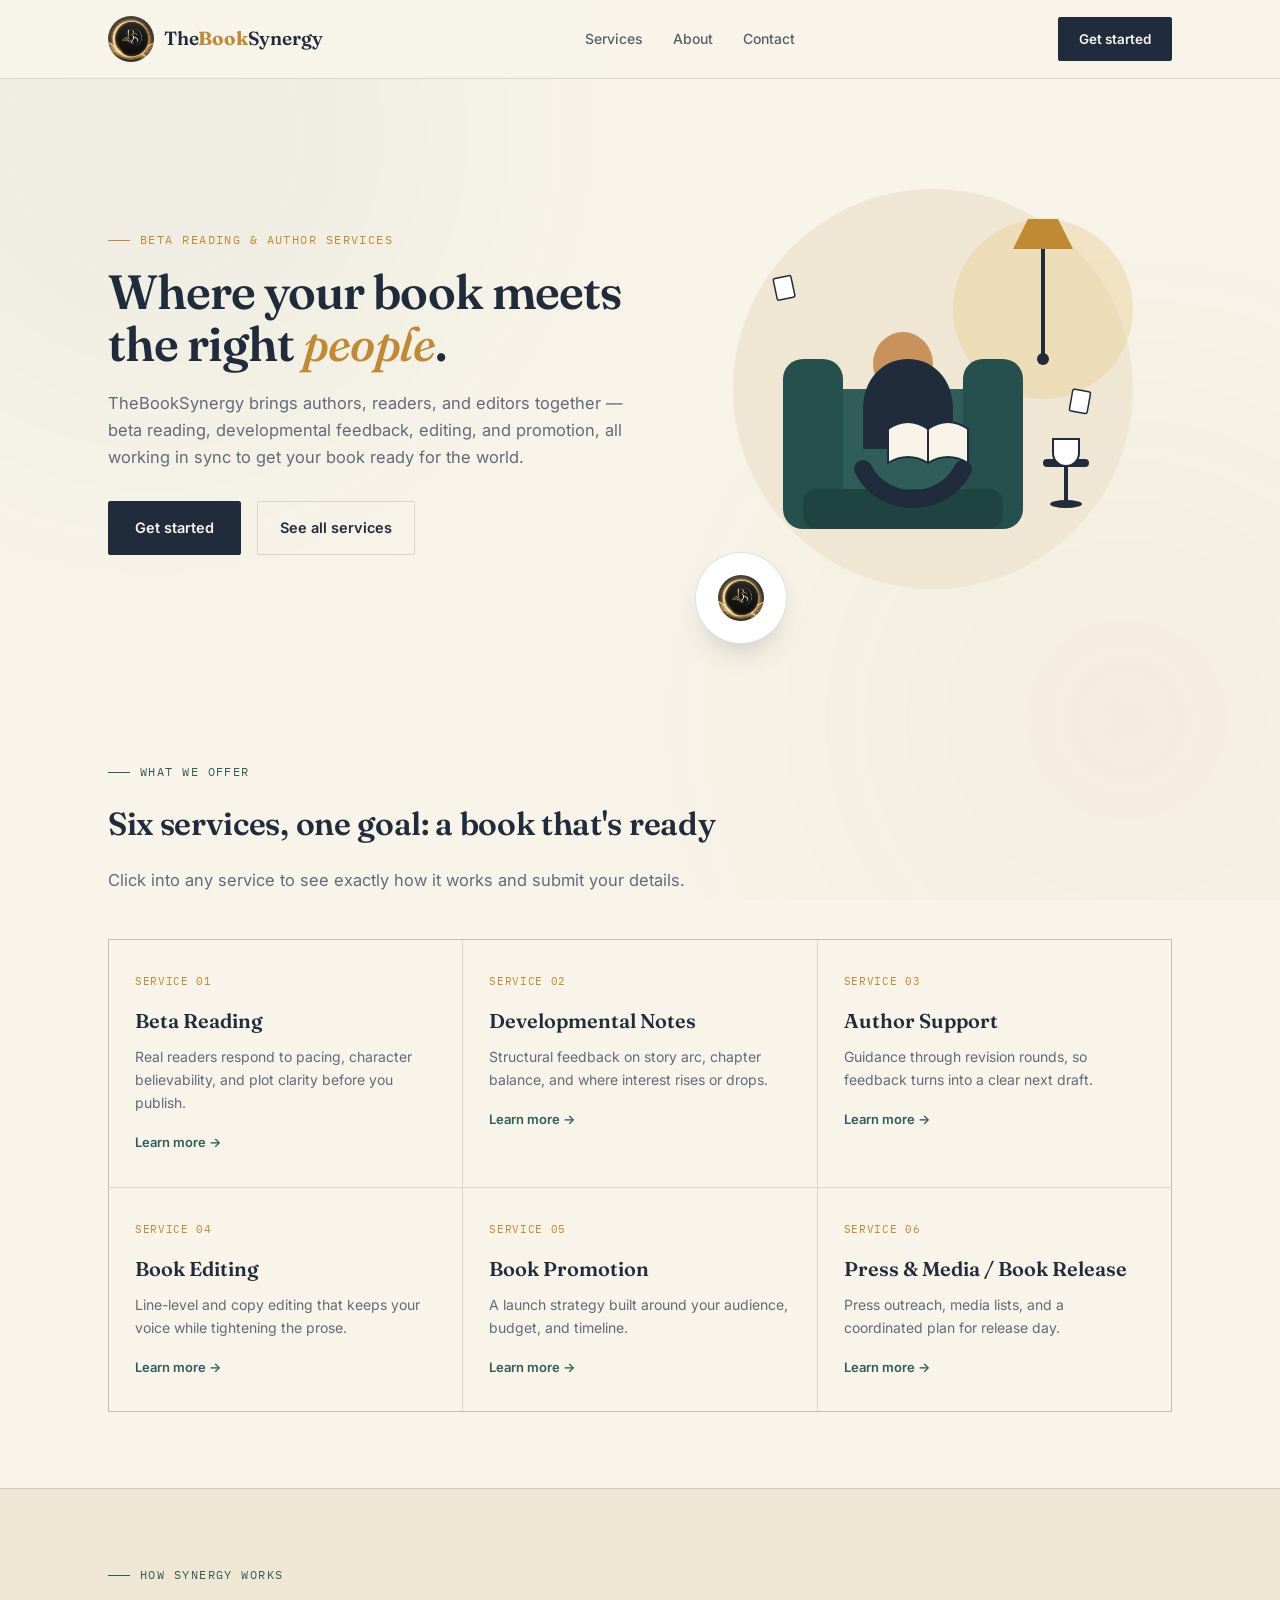
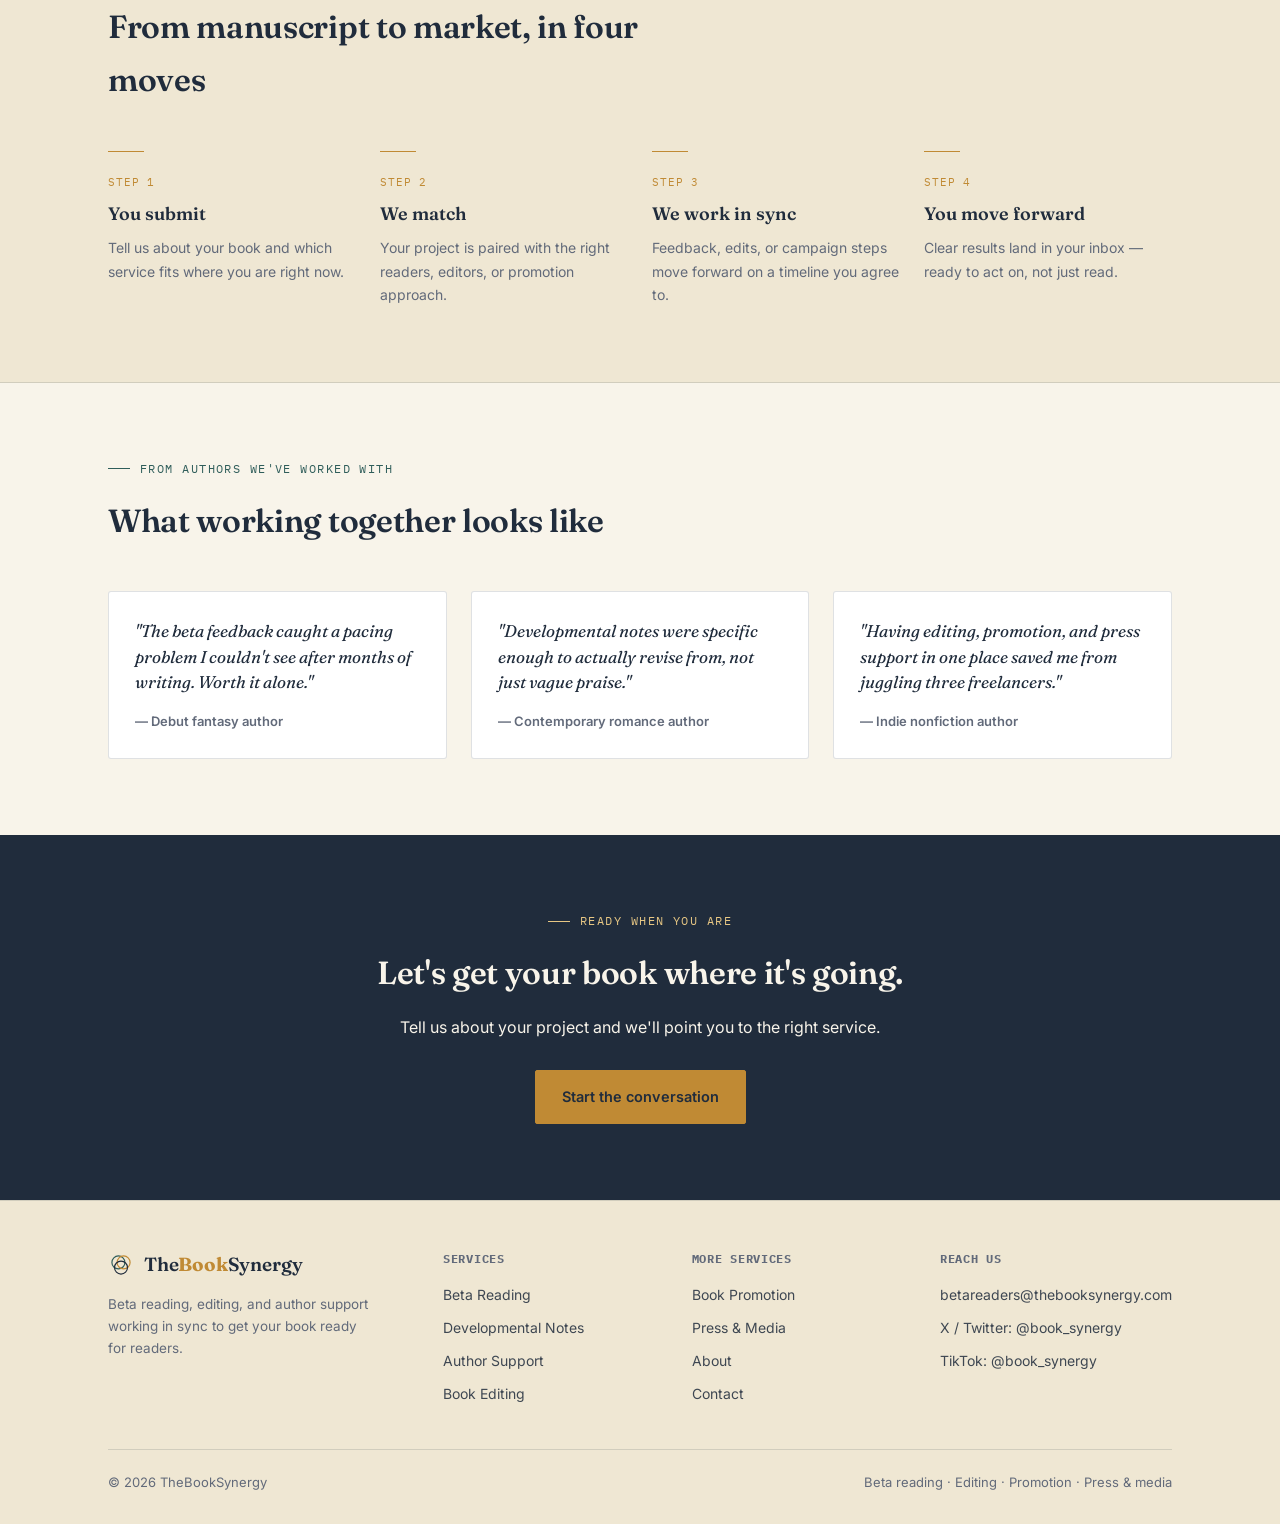
<file: index.html>
<!DOCTYPE html>
<html lang="en">
<head>
<meta charset="UTF-8">
<meta name="viewport" content="width=device-width, initial-scale=1.0">
<title>TheBookSynergy — Beta Reading, Editing &amp; Author Services</title>
<link rel="preconnect" href="https://fonts.googleapis.com">
<link href="https://fonts.googleapis.com/css2?family=Fraunces:opsz,wght@9..144,400;9..144,500;9..144,600;9..144,700&family=Inter:wght@400;500;600&family=IBM+Plex+Mono:wght@500&display=swap" rel="stylesheet">
<link rel="stylesheet" href="style.css">
</head>
<body>

<header class="site">
  <div class="nav">
    <a href="index.html" class="brand">
     <span class="brand-logo-wrap">
  <img src="logo-icon.png" alt="TheBookSynergy logo">
</span>
      <span class="brand-name">The<b>Book</b>Synergy</span>
    </a>
    <nav class="links">
      <div class="has-drop">
        <a href="#services">Services</a>
        <div class="dropdown">
          <a href="services/beta-reading.html">Beta Reading</a>
          <a href="services/developmental-notes.html">Developmental Notes</a>
          <a href="services/author-support.html">Author Support</a>
          <a href="services/book-editing.html">Book Editing</a>
          <a href="services/book-promotion.html">Book Promotion</a>
          <a href="services/press-media.html">Press &amp; Media / Book Release</a>
        </div>
      </div>
      <a href="about.html">About</a>
      <a href="contact.html">Contact</a>
    </nav>
    <a href="contact.html" class="nav-cta">Get started</a>
  </div>
</header>

<section class="hero">
  <div class="wrap">
    <div>
      <div class="eyebrow amber">Beta reading &amp; author services</div>
      <h1>Where your book meets<br>the right <em>people</em>.</h1>
      <p class="lead">TheBookSynergy brings authors, readers, and editors together — beta reading, developmental feedback, editing, and promotion, all working in sync to get your book ready for the world.</p>
      <div class="hero-actions">
        <a href="contact.html" class="btn-primary">Get started</a>
        <a href="#services" class="btn-secondary">See all services</a>
      </div>
    </div>

    <div class="illustration">
      <svg viewBox="0 0 440 460" xmlns="http://www.w3.org/2000/svg">
        <!-- soft glow background -->
        <ellipse cx="220" cy="230" rx="200" ry="200" fill="#EFE7D3"/>
        <!-- lamp glow -->
        <ellipse cx="330" cy="150" rx="90" ry="90" fill="#E7C784" opacity="0.35"/>
        <!-- armchair -->
        <rect x="90" y="230" width="200" height="130" rx="26" fill="#2F5D5A"/>
        <rect x="70" y="200" width="60" height="170" rx="20" fill="#26504D"/>
        <rect x="250" y="200" width="60" height="170" rx="20" fill="#26504D"/>
        <rect x="90" y="330" width="200" height="40" rx="14" fill="#1F4341"/>
        <!-- person -->
        <ellipse cx="190" cy="205" rx="30" ry="32" fill="#C9925C"/>
        <path d="M150 250c0-30 20-50 45-50s45 20 45 50v40h-90v-40z" fill="#202C3C"/>
        <!-- legs -->
        <path d="M150 310c10 20 30 30 50 30s40-10 50-30" stroke="#202C3C" stroke-width="18" stroke-linecap="round" fill="none"/>
        <!-- book -->
        <path d="M175 270 q20 -14 40 0 v34 q-20 -12 -40 0 z" fill="#F8F4EA" stroke="#202C3C" stroke-width="2"/>
        <path d="M215 270 q20 -14 40 0 v34 q-20 -12 -40 0 z" fill="#F8F4EA" stroke="#202C3C" stroke-width="2"/>
        <!-- lamp -->
        <line x1="330" y1="90" x2="330" y2="200" stroke="#202C3C" stroke-width="4"/>
        <path d="M300 90 L360 90 L345 60 L315 60 Z" fill="#C08A34"/>
        <circle cx="330" cy="200" r="6" fill="#202C3C"/>
        <!-- side table + cup -->
        <rect x="330" y="300" width="46" height="8" rx="4" fill="#202C3C"/>
        <line x1="353" y1="308" x2="353" y2="345" stroke="#202C3C" stroke-width="4"/>
        <ellipse cx="353" cy="345" rx="16" ry="4" fill="#202C3C"/>
        <path d="M340 280h26v14a13 13 0 0 1-26 0z" fill="#FFFFFF" stroke="#202C3C" stroke-width="2"/>
        <!-- floating pages -->
        <rect x="60" y="120" width="18" height="22" rx="2" fill="#FFFFFF" stroke="#202C3C" stroke-width="1.5" transform="rotate(-12 60 120)"/>
        <rect x="360" y="230" width="18" height="22" rx="2" fill="#FFFFFF" stroke="#202C3C" stroke-width="1.5" transform="rotate(10 360 230)"/>
      </svg>
      <div class="rings-badge">
<span class="brand-logo-wrap">
  <img src="logo-icon.png" alt="TheBookSynergy logo">
</span>
      </div>
    </div>
  </div>
</section>

<section id="services">
  <div class="wrap">
    <div class="section-head">
      <div class="eyebrow">What we offer</div>
      <h2>Six services, one goal: a book that's ready</h2>
      <p>Click into any service to see exactly how it works and submit your details.</p>
    </div>
    <div class="services-grid">
      <a href="services/beta-reading.html" class="service-card">
        <span class="tag">Service 01</span>
        <h3>Beta Reading</h3>
        <p>Real readers respond to pacing, character believability, and plot clarity before you publish.</p>
        <span class="go">Learn more →</span>
      </a>
      <a href="services/developmental-notes.html" class="service-card">
        <span class="tag">Service 02</span>
        <h3>Developmental Notes</h3>
        <p>Structural feedback on story arc, chapter balance, and where interest rises or drops.</p>
        <span class="go">Learn more →</span>
      </a>
      <a href="services/author-support.html" class="service-card">
        <span class="tag">Service 03</span>
        <h3>Author Support</h3>
        <p>Guidance through revision rounds, so feedback turns into a clear next draft.</p>
        <span class="go">Learn more →</span>
      </a>
      <a href="services/book-editing.html" class="service-card">
        <span class="tag">Service 04</span>
        <h3>Book Editing</h3>
        <p>Line-level and copy editing that keeps your voice while tightening the prose.</p>
        <span class="go">Learn more →</span>
      </a>
      <a href="services/book-promotion.html" class="service-card">
        <span class="tag">Service 05</span>
        <h3>Book Promotion</h3>
        <p>A launch strategy built around your audience, budget, and timeline.</p>
        <span class="go">Learn more →</span>
      </a>
      <a href="services/press-media.html" class="service-card">
        <span class="tag">Service 06</span>
        <h3>Press &amp; Media / Book Release</h3>
        <p>Press outreach, media lists, and a coordinated plan for release day.</p>
        <span class="go">Learn more →</span>
      </a>
    </div>
  </div>
</section>

<section class="alt">
  <div class="wrap">
    <div class="section-head">
      <div class="eyebrow">How synergy works</div>
      <h2>From manuscript to market, in four moves</h2>
    </div>
    <div class="steps">
      <div class="step">
        <div class="tag">Step 1</div>
        <h4>You submit</h4>
        <p>Tell us about your book and which service fits where you are right now.</p>
      </div>
      <div class="step">
        <div class="tag">Step 2</div>
        <h4>We match</h4>
        <p>Your project is paired with the right readers, editors, or promotion approach.</p>
      </div>
      <div class="step">
        <div class="tag">Step 3</div>
        <h4>We work in sync</h4>
        <p>Feedback, edits, or campaign steps move forward on a timeline you agree to.</p>
      </div>
      <div class="step">
        <div class="tag">Step 4</div>
        <h4>You move forward</h4>
        <p>Clear results land in your inbox — ready to act on, not just read.</p>
      </div>
    </div>
  </div>
</section>

<section>
  <div class="wrap">
    <div class="section-head">
      <div class="eyebrow">From authors we've worked with</div>
      <h2>What working together looks like</h2>
    </div>
    <div class="testimonial-grid">
      <div class="testimonial">
        <p class="quote">"The beta feedback caught a pacing problem I couldn't see after months of writing. Worth it alone."</p>
        <div class="who">— Debut fantasy author</div>
      </div>
      <div class="testimonial">
        <p class="quote">"Developmental notes were specific enough to actually revise from, not just vague praise."</p>
        <div class="who">— Contemporary romance author</div>
      </div>
      <div class="testimonial">
        <p class="quote">"Having editing, promotion, and press support in one place saved me from juggling three freelancers."</p>
        <div class="who">— Indie nonfiction author</div>
      </div>
    </div>
  </div>
</section>

<section class="dark">
  <div class="wrap" style="text-align:center;">
    <div class="eyebrow amber" style="justify-content:center;">Ready when you are</div>
    <h2 style="color:var(--cream);">Let's get your book where it's going.</h2>
    <p style="max-width:520px; margin:0 auto 30px;">Tell us about your project and we'll point you to the right service.</p>
    <a href="contact.html" class="btn-primary" style="background:var(--amber); border-color:var(--amber); color:var(--ink);">Start the conversation</a>
  </div>
</section>

<footer class="site">
  <div class="wrap">
    <div class="footer-grid">
      <div class="footer-brand">
        <a href="index.html" class="brand">
          <svg width="26" height="26" viewBox="0 0 40 40" fill="none" xmlns="http://www.w3.org/2000/svg">
            <circle cx="16" cy="16" r="10" stroke="#2F5D5A" stroke-width="1.8"/>
            <circle cx="24" cy="16" r="10" stroke="#C08A34" stroke-width="1.8"/>
            <circle cx="20" cy="24" r="10" stroke="#202C3C" stroke-width="1.8"/>
          </svg>
          <span class="brand-name">The<b>Book</b>Synergy</span>
        </a>
        <p>Beta reading, editing, and author support working in sync to get your book ready for readers.</p>
      </div>
      <div class="footer-col">
        <h4>Services</h4>
        <a href="services/beta-reading.html">Beta Reading</a>
        <a href="services/developmental-notes.html">Developmental Notes</a>
        <a href="services/author-support.html">Author Support</a>
        <a href="services/book-editing.html">Book Editing</a>
      </div>
      <div class="footer-col">
        <h4>More services</h4>
        <a href="services/book-promotion.html">Book Promotion</a>
        <a href="services/press-media.html">Press &amp; Media</a>
        <a href="about.html">About</a>
        <a href="contact.html">Contact</a>
      </div>
      <div class="footer-col">
  <h4>Reach us</h4>
  <a href="mailto:betareaders@thebooksynergy.com">betareaders@thebooksynergy.com</a>
  <a href="https://x.com/book_synergy" target="_blank" rel="noopener">X / Twitter: @book_synergy</a>
  <a href="https://tiktok.com/@book_synergy" target="_blank" rel="noopener">TikTok: @book_synergy</a>
</div>
    </div>
    <div class="footer-bottom">
      <span>© 2026 TheBookSynergy</span>
      <span>Beta reading · Editing · Promotion · Press &amp; media</span>
    </div>
  </div>
</footer>

</body>
</html>
</file>
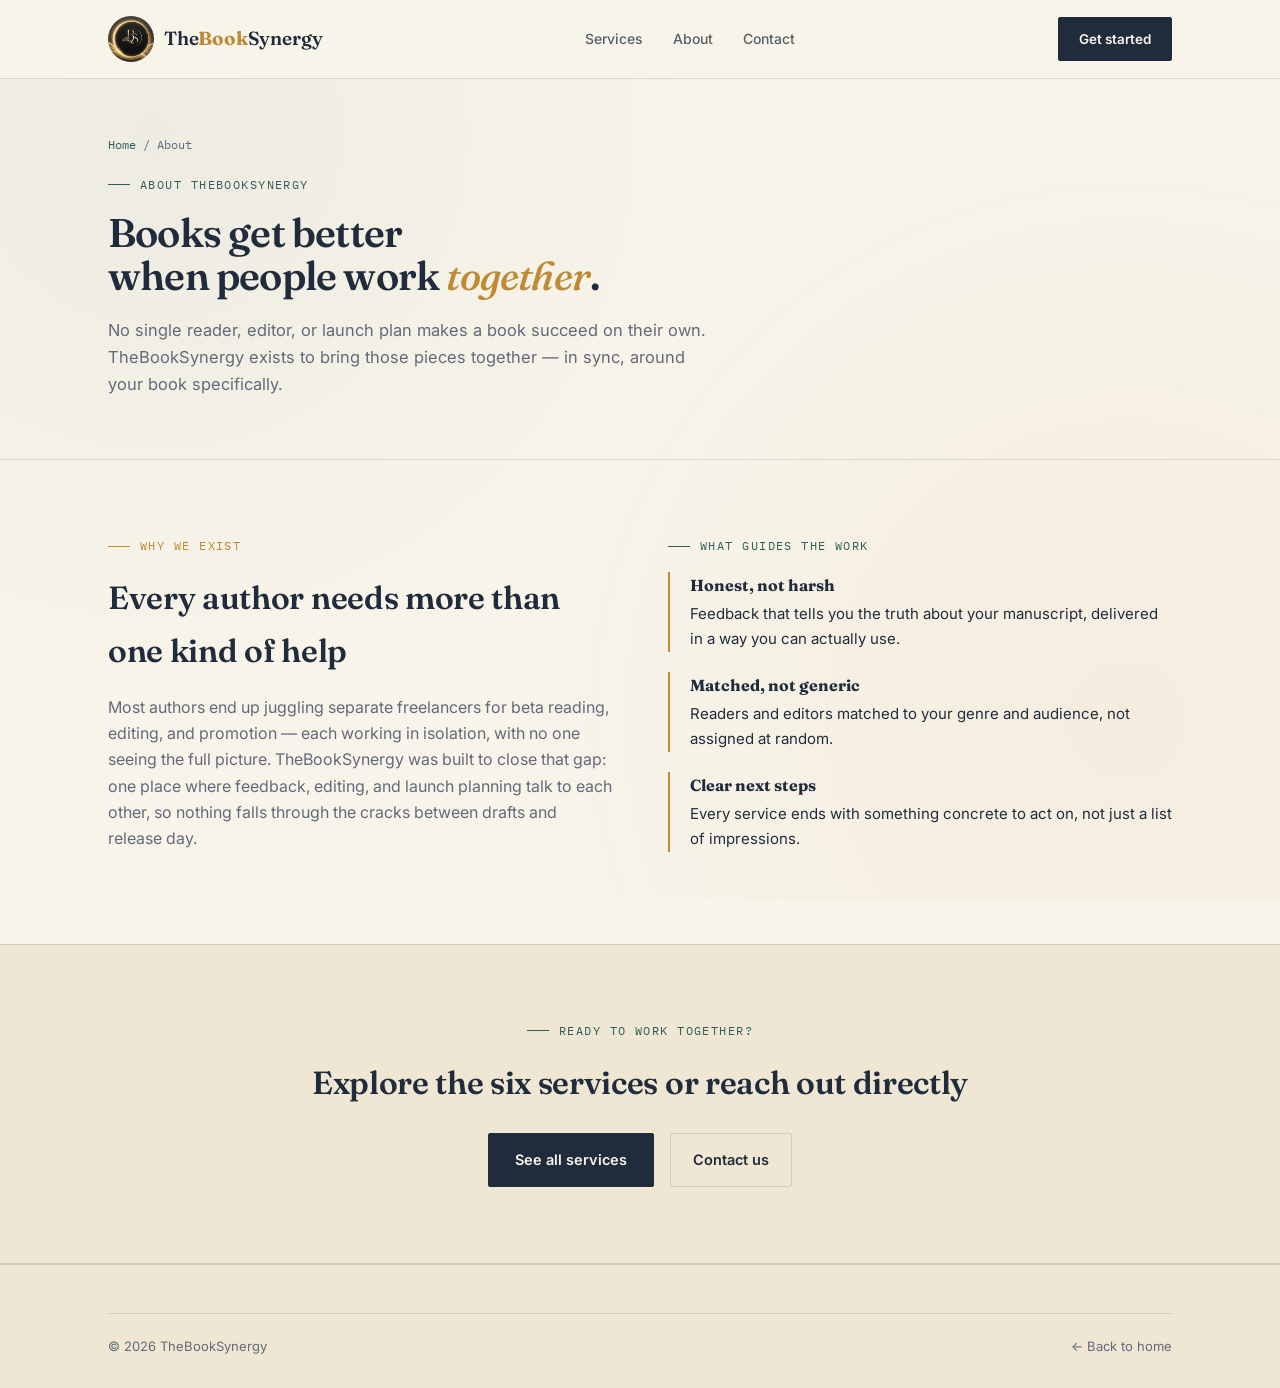
<file: about.html>
<!DOCTYPE html>
<html lang="en">
<head>
<meta charset="UTF-8">
<meta name="viewport" content="width=device-width, initial-scale=1.0">
<title>About — TheBookSynergy</title>
<link rel="preconnect" href="https://fonts.googleapis.com">
<link href="https://fonts.googleapis.com/css2?family=Fraunces:opsz,wght@9..144,400;9..144,500;9..144,600;9..144,700&family=Inter:wght@400;500;600&family=IBM+Plex+Mono:wght@500&display=swap" rel="stylesheet">
<link rel="stylesheet" href="style.css">
</head>
<body>

<header class="site">
  <div class="nav">
    <a href="index.html" class="brand">
      <span class="brand-logo-wrap">
  <img src="logo-icon.png" alt="TheBookSynergy logo">
</span>
      <span class="brand-name">The<b>Book</b>Synergy</span>
    </a>
    <nav class="links">
      <div class="has-drop">
        <a href="index.html#services">Services</a>
        <div class="dropdown">
          <a href="services/beta-reading.html">Beta Reading</a>
          <a href="services/developmental-notes.html">Developmental Notes</a>
          <a href="services/author-support.html">Author Support</a>
          <a href="services/book-editing.html">Book Editing</a>
          <a href="services/book-promotion.html">Book Promotion</a>
          <a href="services/press-media.html">Press &amp; Media / Book Release</a>
        </div>
      </div>
      <a href="about.html">About</a>
      <a href="contact.html">Contact</a>
    </nav>
    <a href="contact.html" class="nav-cta">Get started</a>
  </div>
</header>

<section class="service-hero">
  <div class="wrap">
    <div class="breadcrumb"><a href="index.html">Home</a> / About</div>
    <div class="eyebrow">About TheBookSynergy</div>
    <h1>Books get better<br>when people work <em>together</em>.</h1>
    <p class="lead" style="max-width:600px;">No single reader, editor, or launch plan makes a book succeed on their own. TheBookSynergy exists to bring those pieces together — in sync, around your book specifically.</p>
  </div>
</section>

<section>
  <div class="wrap">
    <div class="about-grid">
      <div>
        <div class="eyebrow amber">Why we exist</div>
        <h2>Every author needs more than one kind of help</h2>
        <p style="color:var(--slate); font-size:16px;">Most authors end up juggling separate freelancers for beta reading, editing, and promotion — each working in isolation, with no one seeing the full picture. TheBookSynergy was built to close that gap: one place where feedback, editing, and launch planning talk to each other, so nothing falls through the cracks between drafts and release day.</p>
      </div>
      <div>
        <div class="eyebrow">What guides the work</div>
        <ul class="value-list">
          <li><b>Honest, not harsh</b>Feedback that tells you the truth about your manuscript, delivered in a way you can actually use.</li>
          <li><b>Matched, not generic</b>Readers and editors matched to your genre and audience, not assigned at random.</li>
          <li><b>Clear next steps</b>Every service ends with something concrete to act on, not just a list of impressions.</li>
        </ul>
      </div>
    </div>
  </div>
</section>

<section class="alt">
  <div class="wrap" style="text-align:center;">
    <div class="eyebrow" style="justify-content:center;">Ready to work together?</div>
    <h2>Explore the six services or reach out directly</h2>
    <div class="hero-actions" style="justify-content:center; margin-top:24px;">
      <a href="index.html#services" class="btn-primary">See all services</a>
      <a href="contact.html" class="btn-secondary">Contact us</a>
    </div>
  </div>
</section>

<footer class="site">
  <div class="wrap">
    <div class="footer-bottom">
      <span>© 2026 TheBookSynergy</span>
      <a href="index.html" style="text-decoration:none;">← Back to home</a>
    </div>
  </div>
</footer>

</body>
</html>
</file>
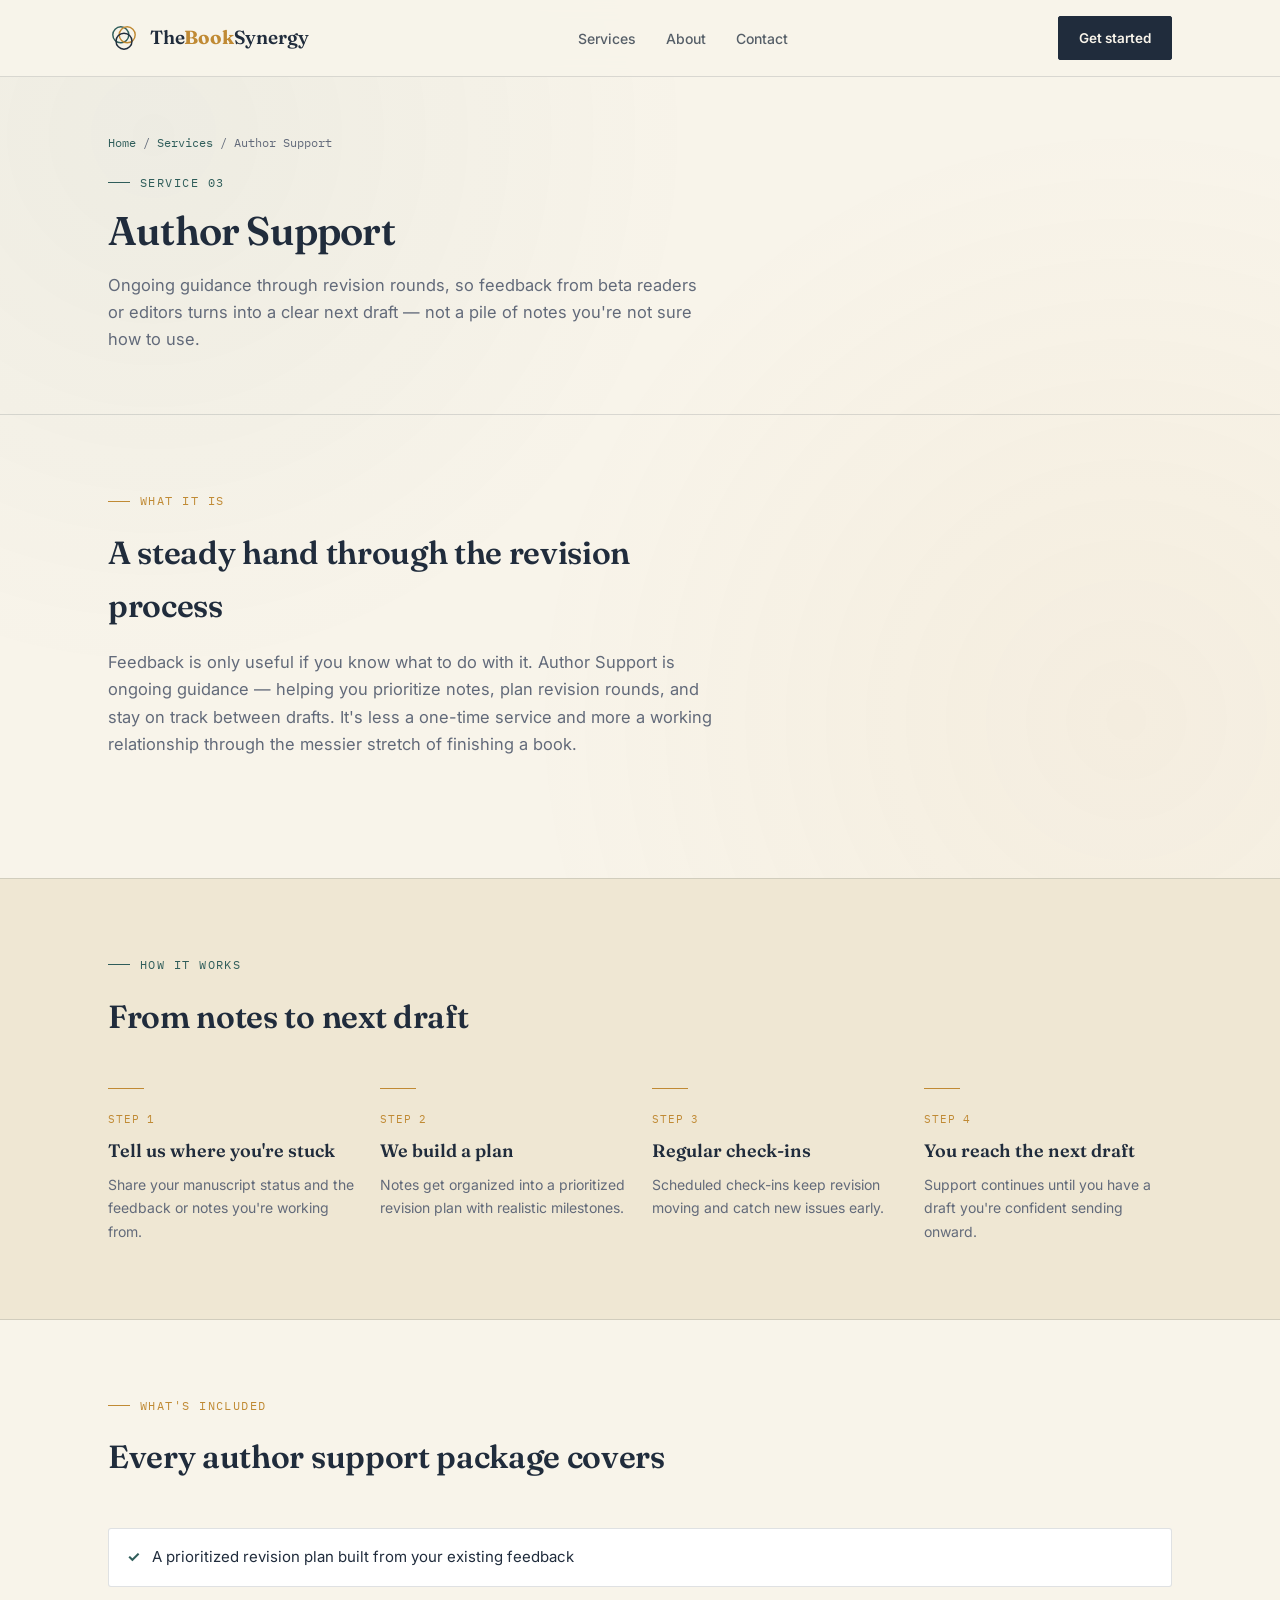
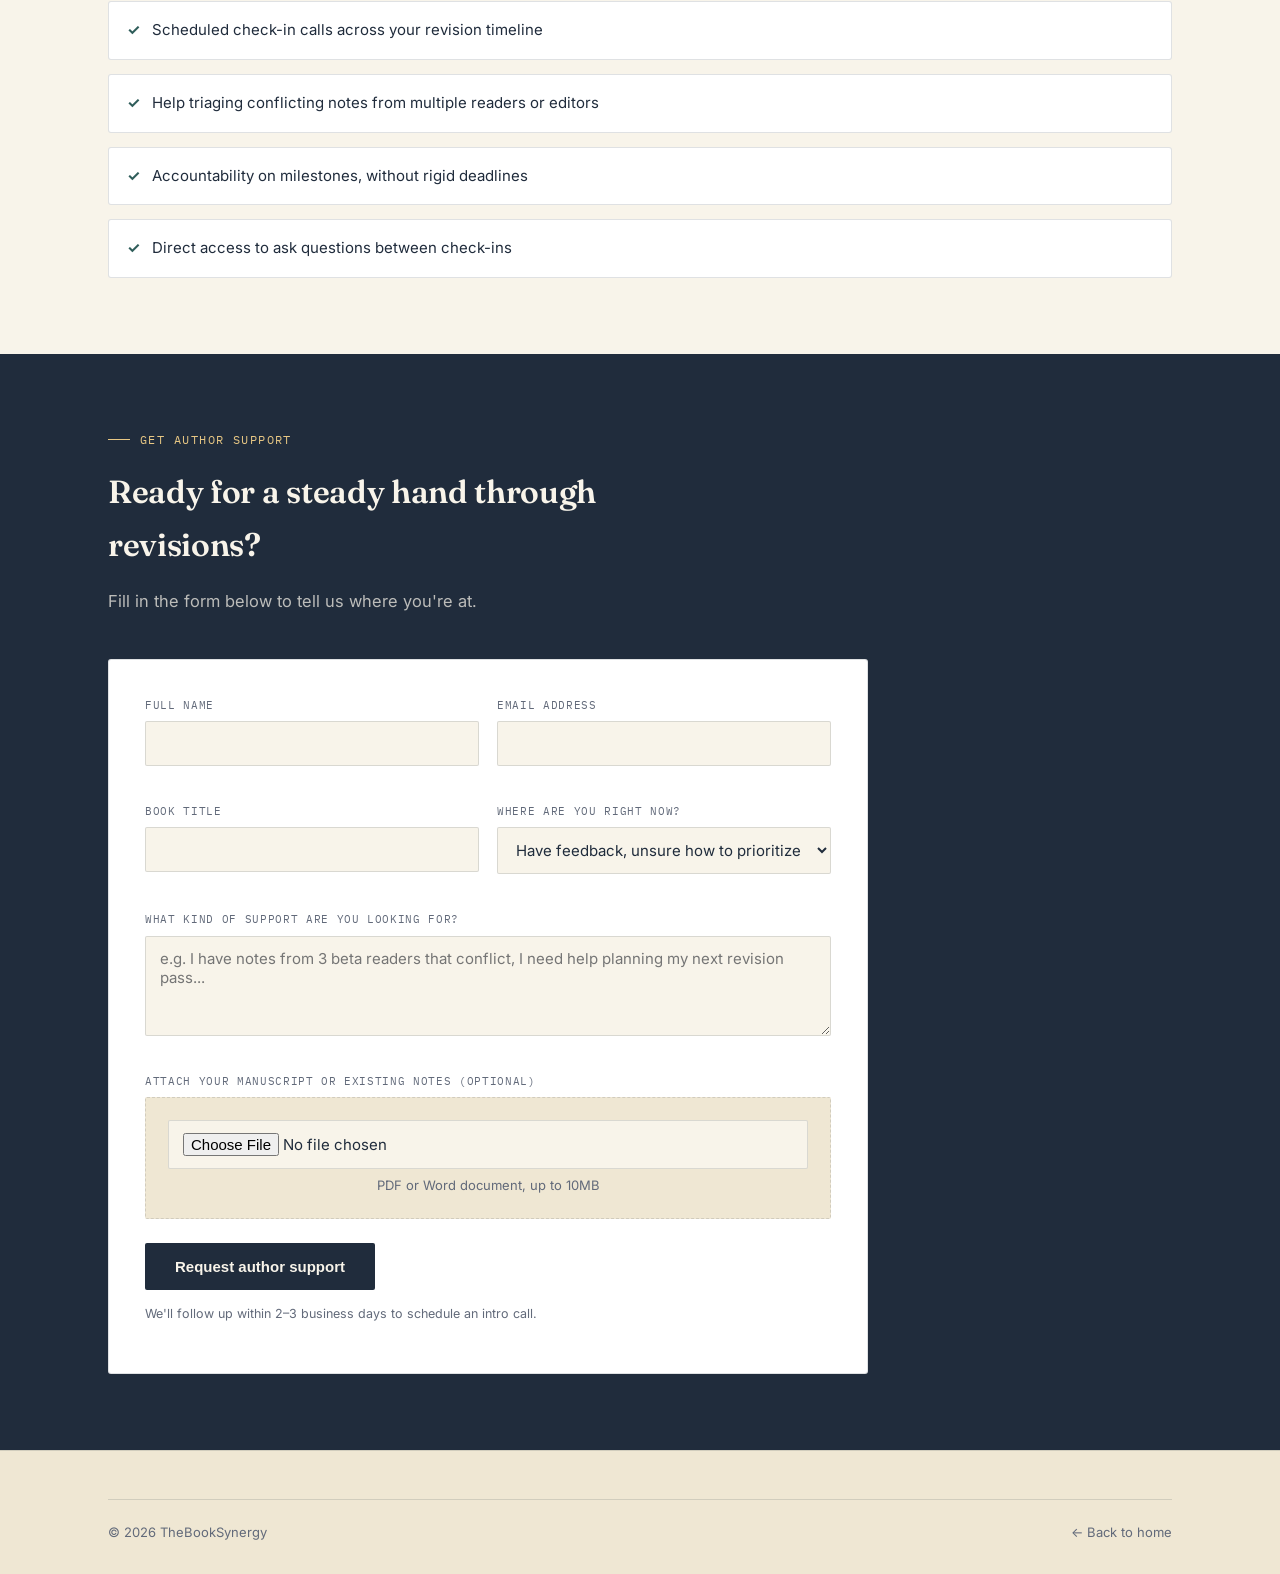
<file: author-support.html>
<!DOCTYPE html>
<html lang="en">
<head>
<meta charset="UTF-8">
<meta name="viewport" content="width=device-width, initial-scale=1.0">
<title>Author Support — TheBookSynergy</title>
<link rel="preconnect" href="https://fonts.googleapis.com">
<link href="https://fonts.googleapis.com/css2?family=Fraunces:opsz,wght@9..144,400;9..144,500;9..144,600;9..144,700&family=Inter:wght@400;500;600&family=IBM+Plex+Mono:wght@500&display=swap" rel="stylesheet">
<link rel="stylesheet" href="../style.css">
</head>
<body>

<header class="site">
  <div class="nav">
    <a href="../index.html" class="brand">
      <svg width="32" height="32" viewBox="0 0 40 40" fill="none" xmlns="http://www.w3.org/2000/svg">
        <circle cx="16" cy="16" r="10" stroke="#2F5D5A" stroke-width="1.8"/>
        <circle cx="24" cy="16" r="10" stroke="#C08A34" stroke-width="1.8"/>
        <circle cx="20" cy="24" r="10" stroke="#202C3C" stroke-width="1.8"/>
      </svg>
      <span class="brand-name">The<b>Book</b>Synergy</span>
    </a>
    <nav class="links">
      <div class="has-drop">
        <a href="../index.html#services">Services</a>
        <div class="dropdown">
          <a href="beta-reading.html">Beta Reading</a>
          <a href="developmental-notes.html">Developmental Notes</a>
          <a href="author-support.html">Author Support</a>
          <a href="book-editing.html">Book Editing</a>
          <a href="book-promotion.html">Book Promotion</a>
          <a href="press-media.html">Press &amp; Media / Book Release</a>
        </div>
      </div>
      <a href="../about.html">About</a>
      <a href="../contact.html">Contact</a>
    </nav>
    <a href="../contact.html" class="nav-cta">Get started</a>
  </div>
</header>

<section class="service-hero">
  <div class="wrap">
    <div class="breadcrumb"><a href="../index.html">Home</a> / <a href="../index.html#services">Services</a> / Author Support</div>
    <div class="eyebrow">Service 03</div>
    <h1>Author Support</h1>
    <p class="lead" style="max-width:600px;">Ongoing guidance through revision rounds, so feedback from beta readers or editors turns into a clear next draft — not a pile of notes you're not sure how to use.</p>
  </div>
</section>

<section>
  <div class="wrap">
    <div class="section-head">
      <div class="eyebrow amber">What it is</div>
      <h2>A steady hand through the revision process</h2>
      <p>Feedback is only useful if you know what to do with it. Author Support is ongoing guidance — helping you prioritize notes, plan revision rounds, and stay on track between drafts. It's less a one-time service and more a working relationship through the messier stretch of finishing a book.</p>
    </div>
  </div>
</section>

<section class="alt">
  <div class="wrap">
    <div class="section-head">
      <div class="eyebrow">How it works</div>
      <h2>From notes to next draft</h2>
    </div>
    <div class="steps">
      <div class="step">
        <div class="tag">Step 1</div>
        <h4>Tell us where you're stuck</h4>
        <p>Share your manuscript status and the feedback or notes you're working from.</p>
      </div>
      <div class="step">
        <div class="tag">Step 2</div>
        <h4>We build a plan</h4>
        <p>Notes get organized into a prioritized revision plan with realistic milestones.</p>
      </div>
      <div class="step">
        <div class="tag">Step 3</div>
        <h4>Regular check-ins</h4>
        <p>Scheduled check-ins keep revision moving and catch new issues early.</p>
      </div>
      <div class="step">
        <div class="tag">Step 4</div>
        <h4>You reach the next draft</h4>
        <p>Support continues until you have a draft you're confident sending onward.</p>
      </div>
    </div>
  </div>
</section>

<section>
  <div class="wrap">
    <div class="section-head">
      <div class="eyebrow amber">What's included</div>
      <h2>Every author support package covers</h2>
    </div>
    <ul class="included-list">
      <li>A prioritized revision plan built from your existing feedback</li>
      <li>Scheduled check-in calls across your revision timeline</li>
      <li>Help triaging conflicting notes from multiple readers or editors</li>
      <li>Accountability on milestones, without rigid deadlines</li>
      <li>Direct access to ask questions between check-ins</li>
    </ul>
  </div>
</section>

<section class="dark" id="submit">
  <div class="wrap">
    <div class="section-head">
      <div class="eyebrow amber">Get author support</div>
      <h2 style="color:var(--cream);">Ready for a steady hand through revisions?</h2>
      <p>Fill in the form below to tell us where you're at.</p>
    </div>

    <form class="form-card" action="https://formspree.io/f/YOUR_FORM_ID" method="POST" enctype="multipart/form-data">
      <input type="hidden" name="service" value="Author Support">
      <div class="form-grid">
        <div class="field">
          <label for="name">Full name</label>
          <input type="text" id="name" name="name" required>
        </div>
        <div class="field">
          <label for="email">Email address</label>
          <input type="email" id="email" name="email" required>
        </div>
        <div class="field">
          <label for="title">Book title</label>
          <input type="text" id="title" name="book_title" required>
        </div>
        <div class="field">
          <label for="stage">Where are you right now?</label>
          <select id="stage" name="stage">
            <option>Have feedback, unsure how to prioritize it</option>
            <option>Mid-revision, need accountability</option>
            <option>Stuck between drafts</option>
          </select>
        </div>
        <div class="field full">
          <label for="notes">What kind of support are you looking for?</label>
          <textarea id="notes" name="notes" placeholder="e.g. I have notes from 3 beta readers that conflict, I need help planning my next revision pass..."></textarea>
        </div>
        <div class="field full">
          <label for="manuscript">Attach your manuscript or existing notes (optional)</label>
          <div class="file-field">
            <input type="file" id="manuscript" name="manuscript" accept=".pdf,.doc,.docx">
            <span>PDF or Word document, up to 10MB</span>
          </div>
        </div>
      </div>
      <button type="submit" class="submit-btn">Request author support</button>
      <p class="form-note">We'll follow up within 2–3 business days to schedule an intro call.</p>
    </form>
  </div>
</section>

<footer class="site">
  <div class="wrap">
    <div class="footer-bottom">
      <span>© 2026 TheBookSynergy</span>
      <a href="../index.html" style="text-decoration:none;">← Back to home</a>
    </div>
  </div>
</footer>

</body>
</html>
</file>
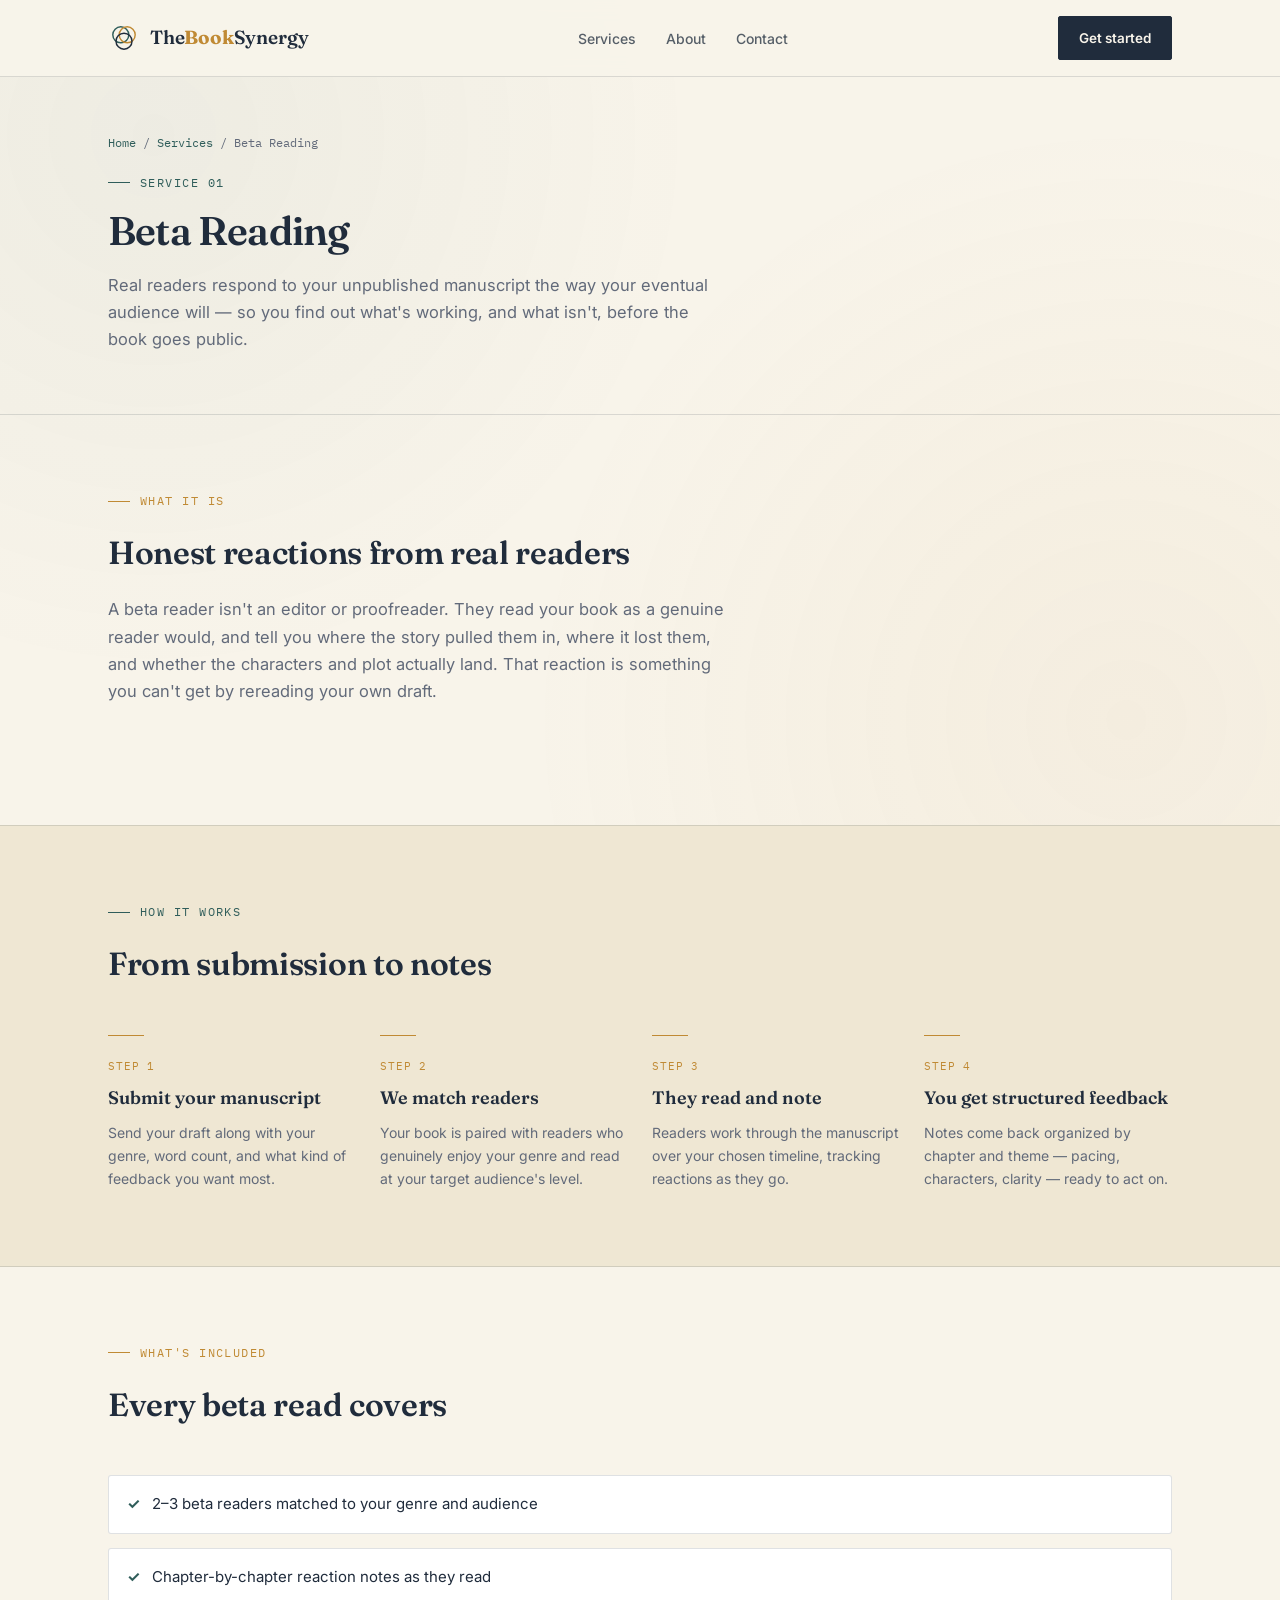
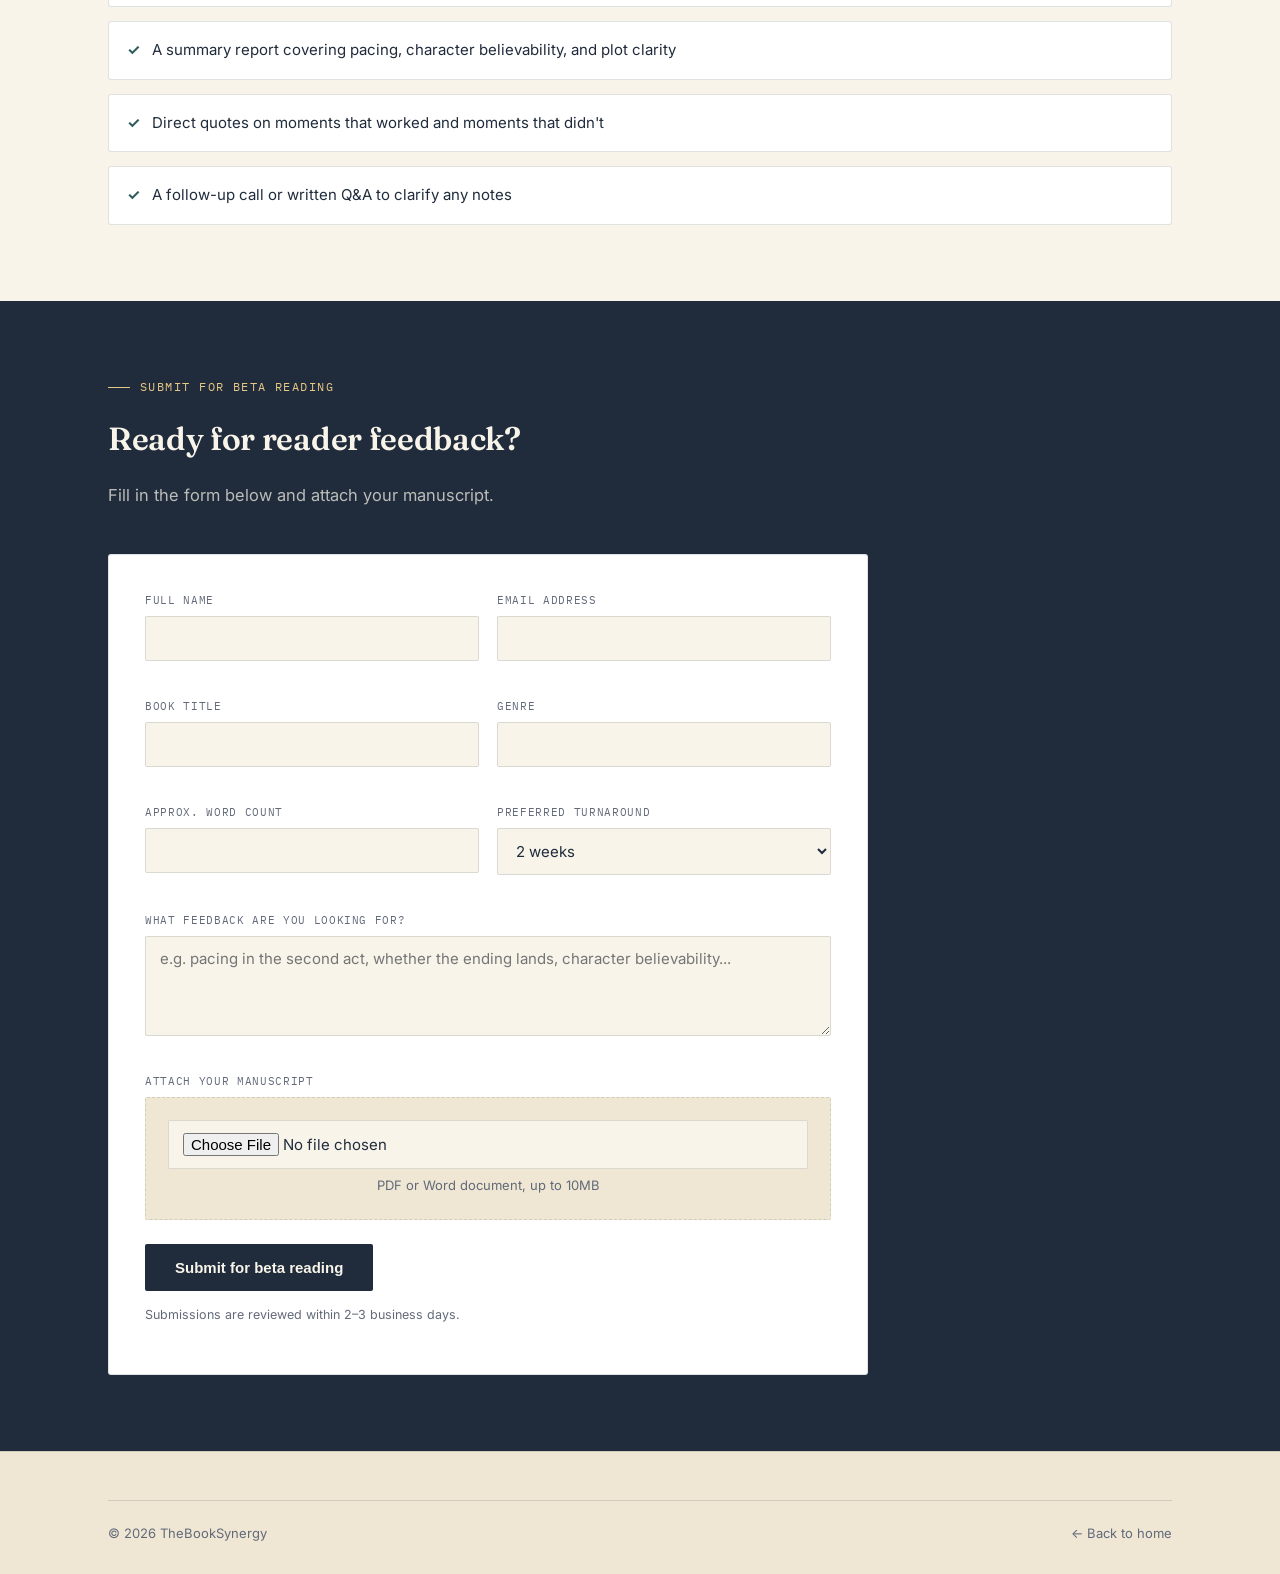
<file: beta-reading.html>
<!DOCTYPE html>
<html lang="en">
<head>
<meta charset="UTF-8">
<meta name="viewport" content="width=device-width, initial-scale=1.0">
<title>Beta Reading — TheBookSynergy</title>
<link rel="preconnect" href="https://fonts.googleapis.com">
<link href="https://fonts.googleapis.com/css2?family=Fraunces:opsz,wght@9..144,400;9..144,500;9..144,600;9..144,700&family=Inter:wght@400;500;600&family=IBM+Plex+Mono:wght@500&display=swap" rel="stylesheet">
<link rel="stylesheet" href="../style.css">
</head>
<body>

<header class="site">
  <div class="nav">
    <a href="../index.html" class="brand">
      <svg width="32" height="32" viewBox="0 0 40 40" fill="none" xmlns="http://www.w3.org/2000/svg">
        <circle cx="16" cy="16" r="10" stroke="#2F5D5A" stroke-width="1.8"/>
        <circle cx="24" cy="16" r="10" stroke="#C08A34" stroke-width="1.8"/>
        <circle cx="20" cy="24" r="10" stroke="#202C3C" stroke-width="1.8"/>
      </svg>
      <span class="brand-name">The<b>Book</b>Synergy</span>
    </a>
    <nav class="links">
      <div class="has-drop">
        <a href="../index.html#services">Services</a>
        <div class="dropdown">
          <a href="beta-reading.html">Beta Reading</a>
          <a href="developmental-notes.html">Developmental Notes</a>
          <a href="author-support.html">Author Support</a>
          <a href="book-editing.html">Book Editing</a>
          <a href="book-promotion.html">Book Promotion</a>
          <a href="press-media.html">Press &amp; Media / Book Release</a>
        </div>
      </div>
      <a href="../about.html">About</a>
      <a href="../contact.html">Contact</a>
    </nav>
    <a href="../contact.html" class="nav-cta">Get started</a>
  </div>
</header>

<section class="service-hero">
  <div class="wrap">
    <div class="breadcrumb"><a href="../index.html">Home</a> / <a href="../index.html#services">Services</a> / Beta Reading</div>
    <div class="eyebrow">Service 01</div>
    <h1>Beta Reading</h1>
    <p class="lead" style="max-width:600px;">Real readers respond to your unpublished manuscript the way your eventual audience will — so you find out what's working, and what isn't, before the book goes public.</p>
  </div>
</section>

<section>
  <div class="wrap">
    <div class="section-head">
      <div class="eyebrow amber">What it is</div>
      <h2>Honest reactions from real readers</h2>
      <p>A beta reader isn't an editor or proofreader. They read your book as a genuine reader would, and tell you where the story pulled them in, where it lost them, and whether the characters and plot actually land. That reaction is something you can't get by rereading your own draft.</p>
    </div>
  </div>
</section>

<section class="alt">
  <div class="wrap">
    <div class="section-head">
      <div class="eyebrow">How it works</div>
      <h2>From submission to notes</h2>
    </div>
    <div class="steps">
      <div class="step">
        <div class="tag">Step 1</div>
        <h4>Submit your manuscript</h4>
        <p>Send your draft along with your genre, word count, and what kind of feedback you want most.</p>
      </div>
      <div class="step">
        <div class="tag">Step 2</div>
        <h4>We match readers</h4>
        <p>Your book is paired with readers who genuinely enjoy your genre and read at your target audience's level.</p>
      </div>
      <div class="step">
        <div class="tag">Step 3</div>
        <h4>They read and note</h4>
        <p>Readers work through the manuscript over your chosen timeline, tracking reactions as they go.</p>
      </div>
      <div class="step">
        <div class="tag">Step 4</div>
        <h4>You get structured feedback</h4>
        <p>Notes come back organized by chapter and theme — pacing, characters, clarity — ready to act on.</p>
      </div>
    </div>
  </div>
</section>

<section>
  <div class="wrap">
    <div class="section-head">
      <div class="eyebrow amber">What's included</div>
      <h2>Every beta read covers</h2>
    </div>
    <ul class="included-list">
      <li>2–3 beta readers matched to your genre and audience</li>
      <li>Chapter-by-chapter reaction notes as they read</li>
      <li>A summary report covering pacing, character believability, and plot clarity</li>
      <li>Direct quotes on moments that worked and moments that didn't</li>
      <li>A follow-up call or written Q&amp;A to clarify any notes</li>
    </ul>
  </div>
</section>

<section class="dark" id="submit">
  <div class="wrap">
    <div class="section-head">
      <div class="eyebrow amber">Submit for beta reading</div>
      <h2 style="color:var(--cream);">Ready for reader feedback?</h2>
      <p>Fill in the form below and attach your manuscript.</p>
    </div>

    <form class="form-card" action="https://formspree.io/f/YOUR_FORM_ID" method="POST" enctype="multipart/form-data">
      <input type="hidden" name="service" value="Beta Reading">
      <div class="form-grid">
        <div class="field">
          <label for="name">Full name</label>
          <input type="text" id="name" name="name" required>
        </div>
        <div class="field">
          <label for="email">Email address</label>
          <input type="email" id="email" name="email" required>
        </div>
        <div class="field">
          <label for="title">Book title</label>
          <input type="text" id="title" name="book_title" required>
        </div>
        <div class="field">
          <label for="genre">Genre</label>
          <input type="text" id="genre" name="genre" required>
        </div>
        <div class="field">
          <label for="wordcount">Approx. word count</label>
          <input type="text" id="wordcount" name="word_count">
        </div>
        <div class="field">
          <label for="timeline">Preferred turnaround</label>
          <select id="timeline" name="timeline">
            <option>2 weeks</option>
            <option>3 weeks</option>
            <option>4+ weeks</option>
            <option>Flexible</option>
          </select>
        </div>
        <div class="field full">
          <label for="notes">What feedback are you looking for?</label>
          <textarea id="notes" name="notes" placeholder="e.g. pacing in the second act, whether the ending lands, character believability..."></textarea>
        </div>
        <div class="field full">
          <label for="manuscript">Attach your manuscript</label>
          <div class="file-field">
            <input type="file" id="manuscript" name="manuscript" accept=".pdf,.doc,.docx" required>
            <span>PDF or Word document, up to 10MB</span>
          </div>
        </div>
      </div>
      <button type="submit" class="submit-btn">Submit for beta reading</button>
      <p class="form-note">Submissions are reviewed within 2–3 business days.</p>
    </form>
  </div>
</section>

<footer class="site">
  <div class="wrap">
    <div class="footer-bottom">
      <span>© 2026 TheBookSynergy</span>
      <a href="../index.html" style="text-decoration:none;">← Back to home</a>
    </div>
  </div>
</footer>

</body>
</html>
</file>
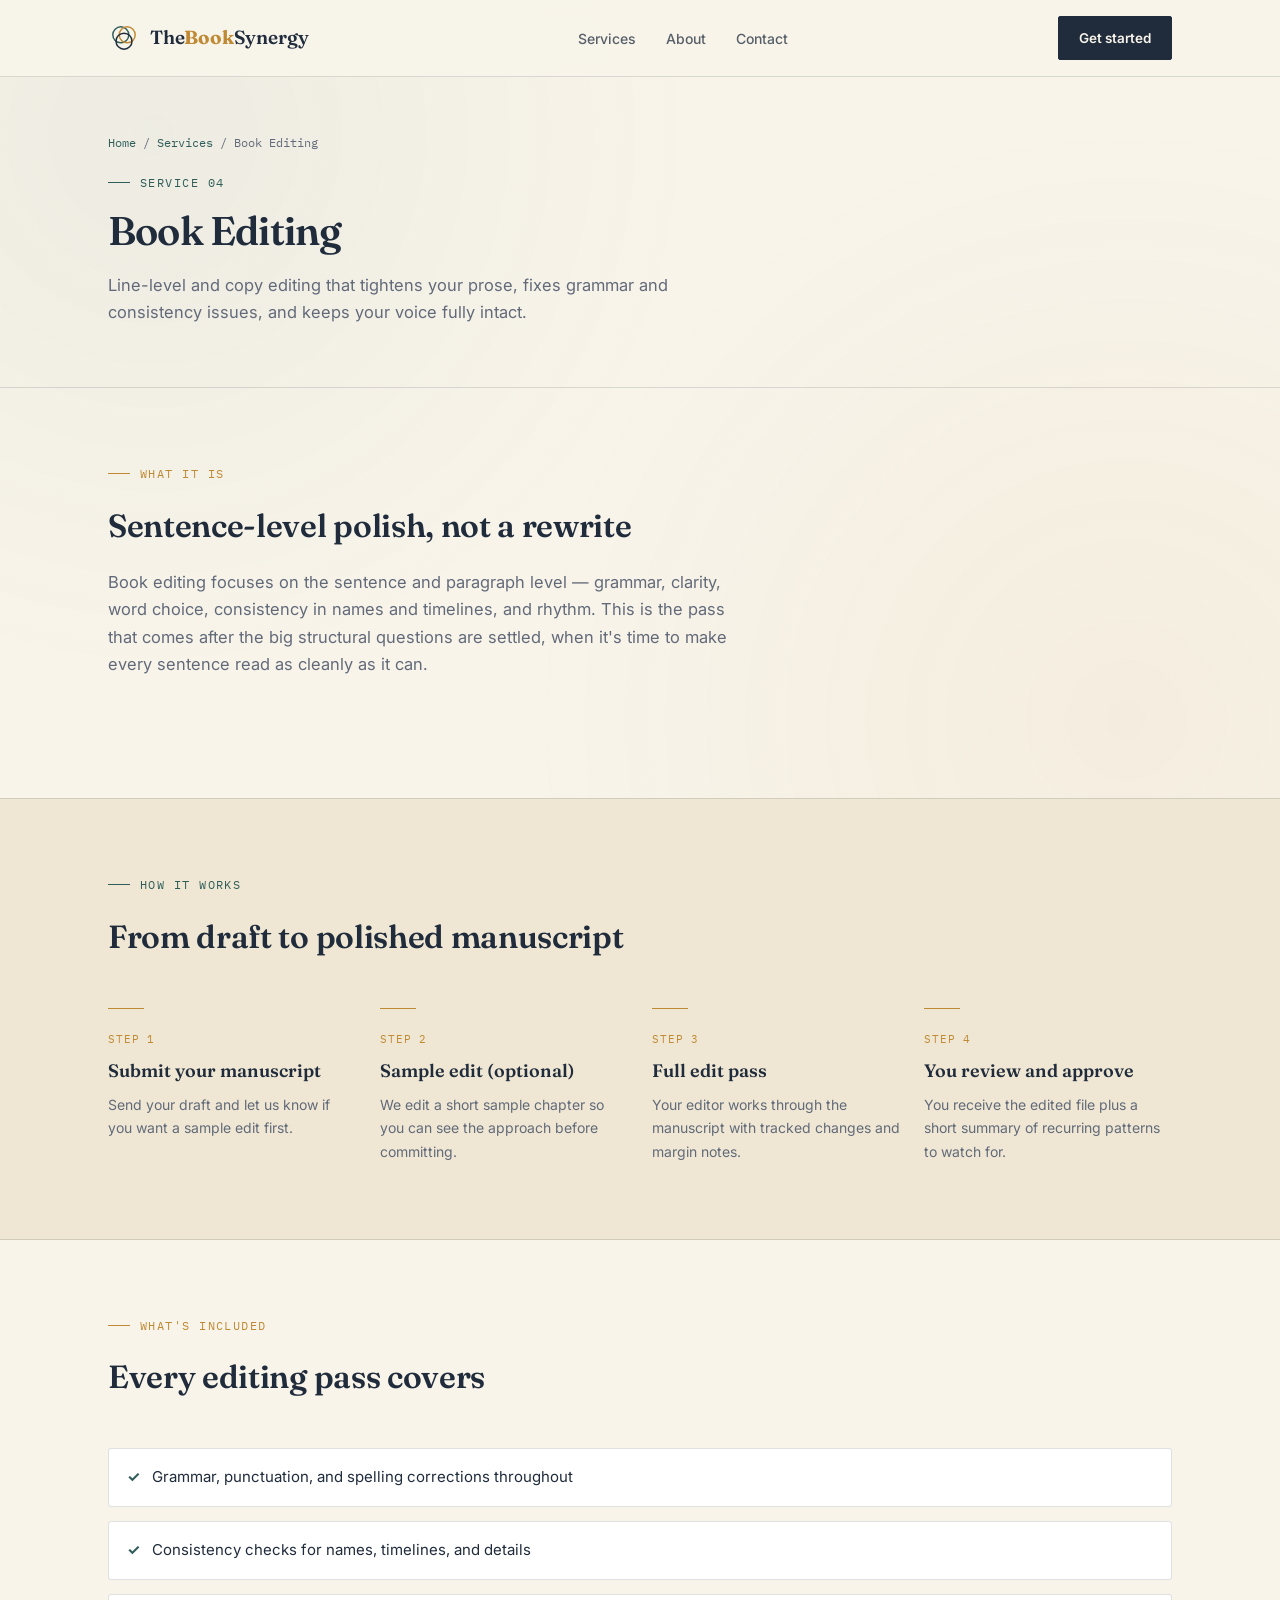
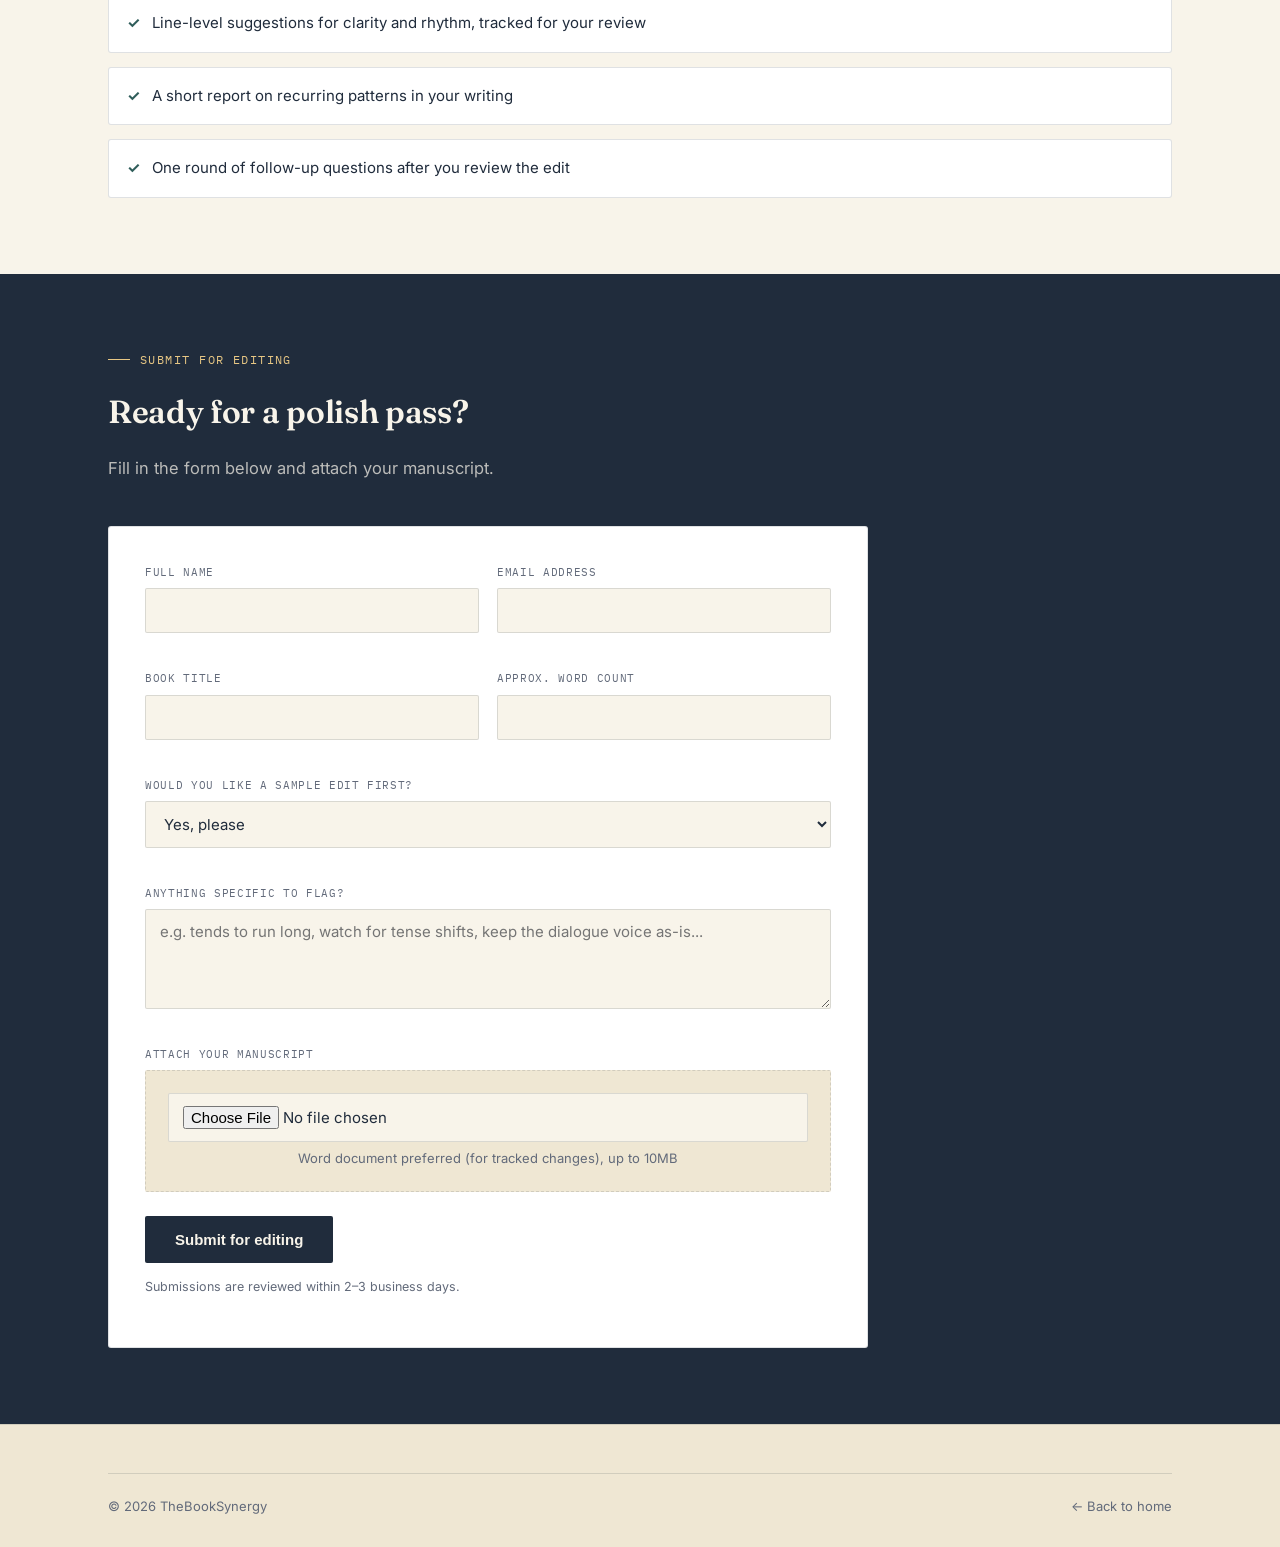
<file: book-editing.html>
<!DOCTYPE html>
<html lang="en">
<head>
<meta charset="UTF-8">
<meta name="viewport" content="width=device-width, initial-scale=1.0">
<title>Book Editing — TheBookSynergy</title>
<link rel="preconnect" href="https://fonts.googleapis.com">
<link href="https://fonts.googleapis.com/css2?family=Fraunces:opsz,wght@9..144,400;9..144,500;9..144,600;9..144,700&family=Inter:wght@400;500;600&family=IBM+Plex+Mono:wght@500&display=swap" rel="stylesheet">
<link rel="stylesheet" href="../style.css">
</head>
<body>

<header class="site">
  <div class="nav">
    <a href="../index.html" class="brand">
      <svg width="32" height="32" viewBox="0 0 40 40" fill="none" xmlns="http://www.w3.org/2000/svg">
        <circle cx="16" cy="16" r="10" stroke="#2F5D5A" stroke-width="1.8"/>
        <circle cx="24" cy="16" r="10" stroke="#C08A34" stroke-width="1.8"/>
        <circle cx="20" cy="24" r="10" stroke="#202C3C" stroke-width="1.8"/>
      </svg>
      <span class="brand-name">The<b>Book</b>Synergy</span>
    </a>
    <nav class="links">
      <div class="has-drop">
        <a href="../index.html#services">Services</a>
        <div class="dropdown">
          <a href="beta-reading.html">Beta Reading</a>
          <a href="developmental-notes.html">Developmental Notes</a>
          <a href="author-support.html">Author Support</a>
          <a href="book-editing.html">Book Editing</a>
          <a href="book-promotion.html">Book Promotion</a>
          <a href="press-media.html">Press &amp; Media / Book Release</a>
        </div>
      </div>
      <a href="../about.html">About</a>
      <a href="../contact.html">Contact</a>
    </nav>
    <a href="../contact.html" class="nav-cta">Get started</a>
  </div>
</header>

<section class="service-hero">
  <div class="wrap">
    <div class="breadcrumb"><a href="../index.html">Home</a> / <a href="../index.html#services">Services</a> / Book Editing</div>
    <div class="eyebrow">Service 04</div>
    <h1>Book Editing</h1>
    <p class="lead" style="max-width:600px;">Line-level and copy editing that tightens your prose, fixes grammar and consistency issues, and keeps your voice fully intact.</p>
  </div>
</section>

<section>
  <div class="wrap">
    <div class="section-head">
      <div class="eyebrow amber">What it is</div>
      <h2>Sentence-level polish, not a rewrite</h2>
      <p>Book editing focuses on the sentence and paragraph level — grammar, clarity, word choice, consistency in names and timelines, and rhythm. This is the pass that comes after the big structural questions are settled, when it's time to make every sentence read as cleanly as it can.</p>
    </div>
  </div>
</section>

<section class="alt">
  <div class="wrap">
    <div class="section-head">
      <div class="eyebrow">How it works</div>
      <h2>From draft to polished manuscript</h2>
    </div>
    <div class="steps">
      <div class="step">
        <div class="tag">Step 1</div>
        <h4>Submit your manuscript</h4>
        <p>Send your draft and let us know if you want a sample edit first.</p>
      </div>
      <div class="step">
        <div class="tag">Step 2</div>
        <h4>Sample edit (optional)</h4>
        <p>We edit a short sample chapter so you can see the approach before committing.</p>
      </div>
      <div class="step">
        <div class="tag">Step 3</div>
        <h4>Full edit pass</h4>
        <p>Your editor works through the manuscript with tracked changes and margin notes.</p>
      </div>
      <div class="step">
        <div class="tag">Step 4</div>
        <h4>You review and approve</h4>
        <p>You receive the edited file plus a short summary of recurring patterns to watch for.</p>
      </div>
    </div>
  </div>
</section>

<section>
  <div class="wrap">
    <div class="section-head">
      <div class="eyebrow amber">What's included</div>
      <h2>Every editing pass covers</h2>
    </div>
    <ul class="included-list">
      <li>Grammar, punctuation, and spelling corrections throughout</li>
      <li>Consistency checks for names, timelines, and details</li>
      <li>Line-level suggestions for clarity and rhythm, tracked for your review</li>
      <li>A short report on recurring patterns in your writing</li>
      <li>One round of follow-up questions after you review the edit</li>
    </ul>
  </div>
</section>

<section class="dark" id="submit">
  <div class="wrap">
    <div class="section-head">
      <div class="eyebrow amber">Submit for editing</div>
      <h2 style="color:var(--cream);">Ready for a polish pass?</h2>
      <p>Fill in the form below and attach your manuscript.</p>
    </div>

    <form class="form-card" action="https://formspree.io/f/YOUR_FORM_ID" method="POST" enctype="multipart/form-data">
      <input type="hidden" name="service" value="Book Editing">
      <div class="form-grid">
        <div class="field">
          <label for="name">Full name</label>
          <input type="text" id="name" name="name" required>
        </div>
        <div class="field">
          <label for="email">Email address</label>
          <input type="email" id="email" name="email" required>
        </div>
        <div class="field">
          <label for="title">Book title</label>
          <input type="text" id="title" name="book_title" required>
        </div>
        <div class="field">
          <label for="wordcount">Approx. word count</label>
          <input type="text" id="wordcount" name="word_count">
        </div>
        <div class="field full">
          <label for="sample">Would you like a sample edit first?</label>
          <select id="sample" name="sample_edit">
            <option>Yes, please</option>
            <option>No, go straight to full edit</option>
          </select>
        </div>
        <div class="field full">
          <label for="notes">Anything specific to flag?</label>
          <textarea id="notes" name="notes" placeholder="e.g. tends to run long, watch for tense shifts, keep the dialogue voice as-is..."></textarea>
        </div>
        <div class="field full">
          <label for="manuscript">Attach your manuscript</label>
          <div class="file-field">
            <input type="file" id="manuscript" name="manuscript" accept=".pdf,.doc,.docx" required>
            <span>Word document preferred (for tracked changes), up to 10MB</span>
          </div>
        </div>
      </div>
      <button type="submit" class="submit-btn">Submit for editing</button>
      <p class="form-note">Submissions are reviewed within 2–3 business days.</p>
    </form>
  </div>
</section>

<footer class="site">
  <div class="wrap">
    <div class="footer-bottom">
      <span>© 2026 TheBookSynergy</span>
      <a href="../index.html" style="text-decoration:none;">← Back to home</a>
    </div>
  </div>
</footer>

</body>
</html>
</file>
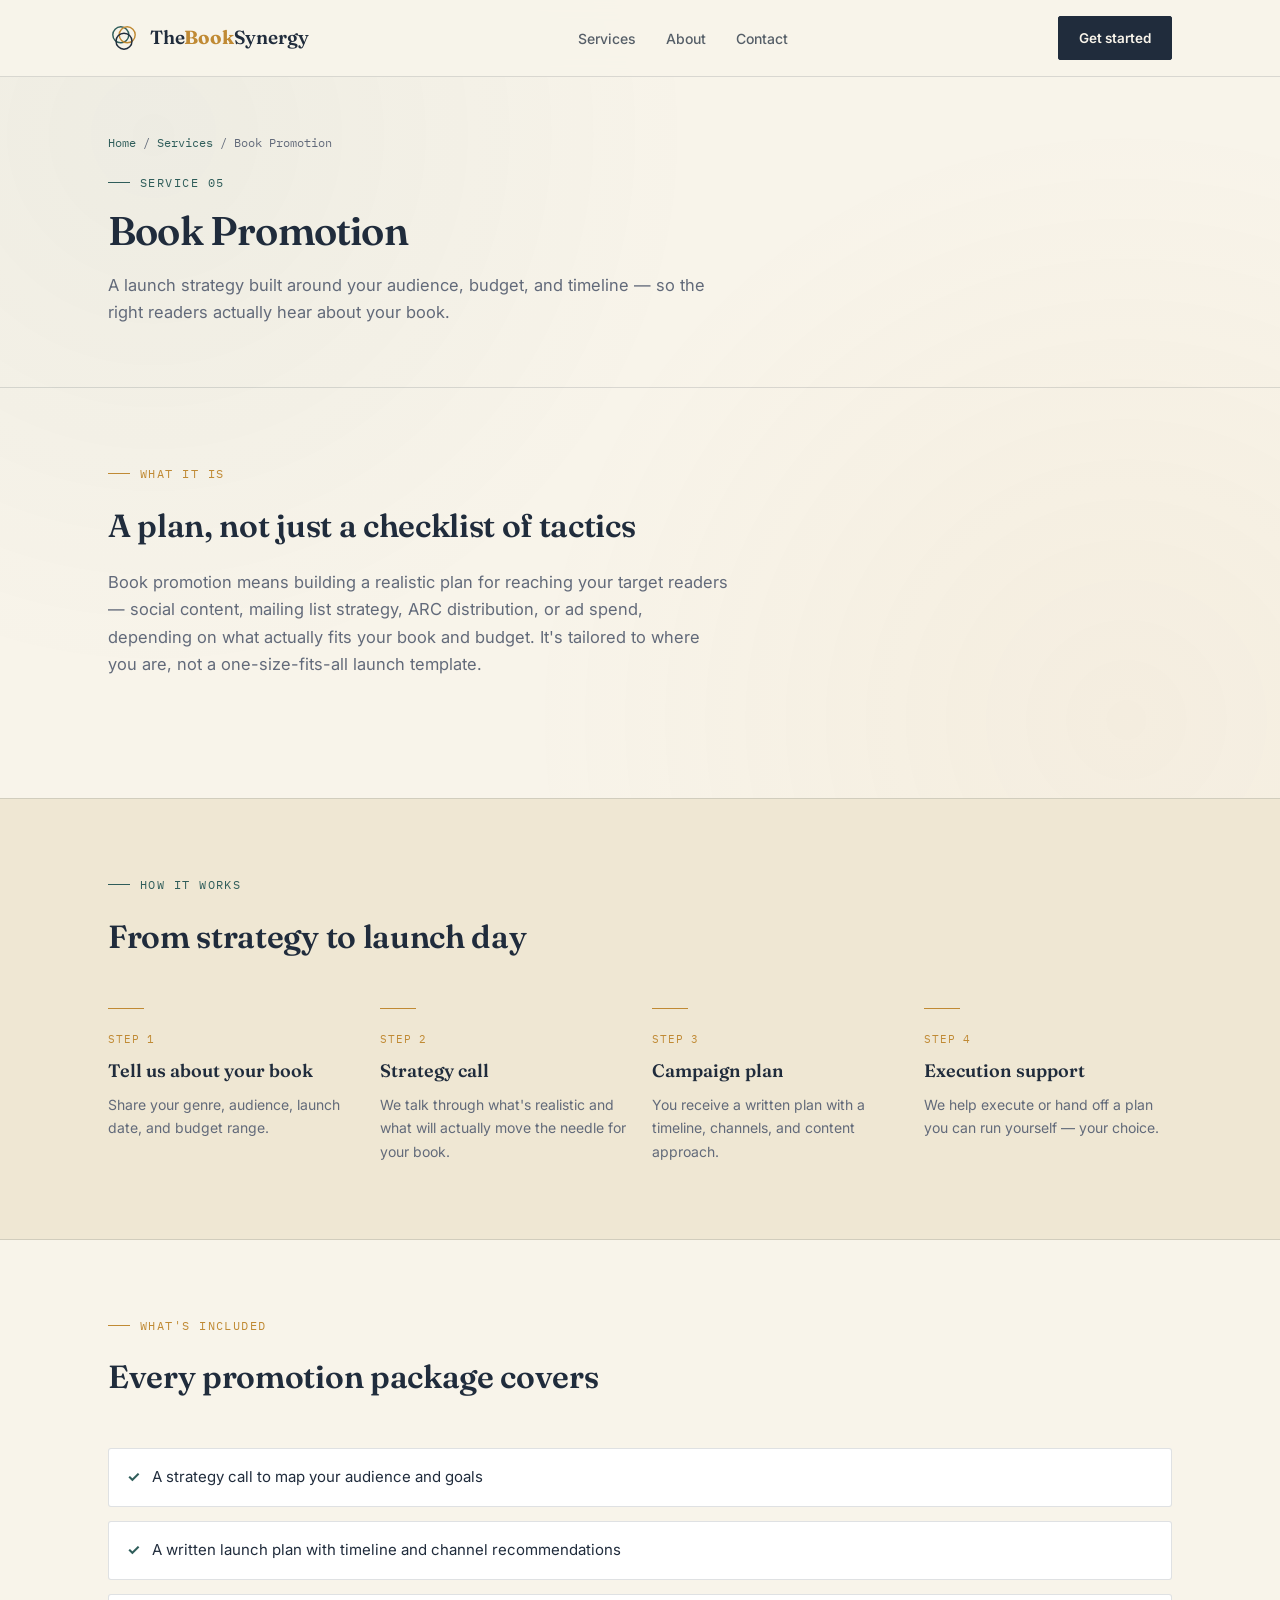
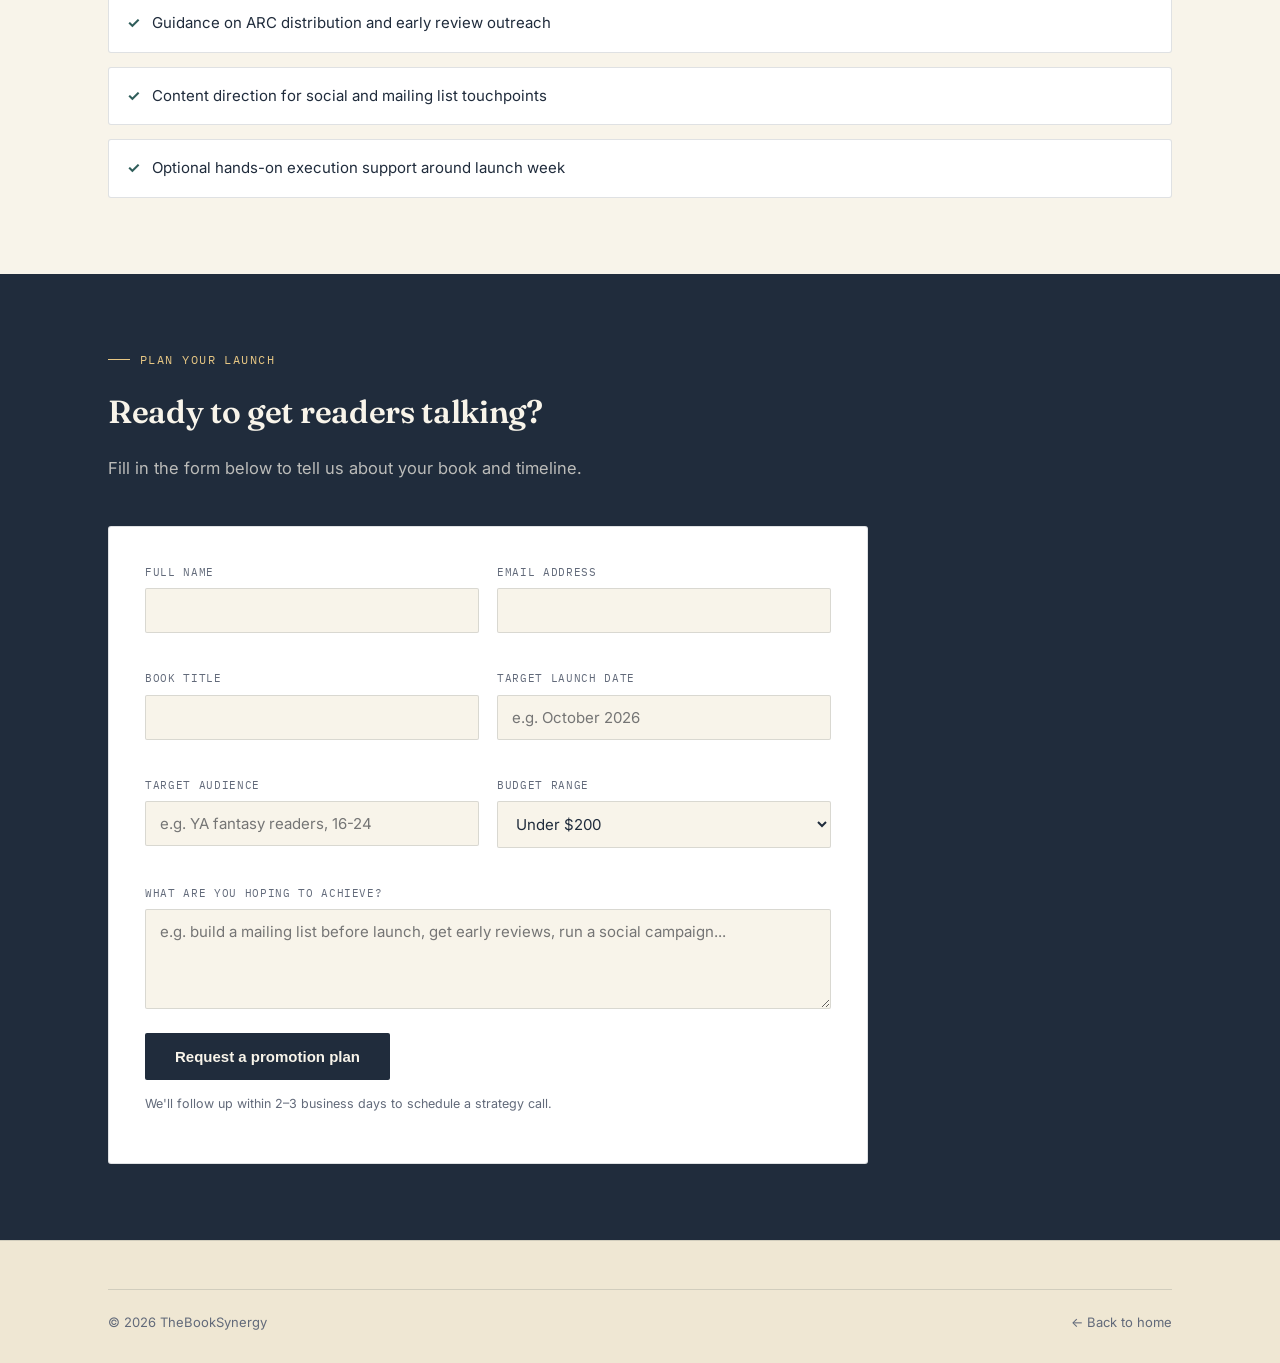
<file: book-promotion.html>
<!DOCTYPE html>
<html lang="en">
<head>
<meta charset="UTF-8">
<meta name="viewport" content="width=device-width, initial-scale=1.0">
<title>Book Promotion — TheBookSynergy</title>
<link rel="preconnect" href="https://fonts.googleapis.com">
<link href="https://fonts.googleapis.com/css2?family=Fraunces:opsz,wght@9..144,400;9..144,500;9..144,600;9..144,700&family=Inter:wght@400;500;600&family=IBM+Plex+Mono:wght@500&display=swap" rel="stylesheet">
<link rel="stylesheet" href="../style.css">
</head>
<body>

<header class="site">
  <div class="nav">
    <a href="../index.html" class="brand">
      <svg width="32" height="32" viewBox="0 0 40 40" fill="none" xmlns="http://www.w3.org/2000/svg">
        <circle cx="16" cy="16" r="10" stroke="#2F5D5A" stroke-width="1.8"/>
        <circle cx="24" cy="16" r="10" stroke="#C08A34" stroke-width="1.8"/>
        <circle cx="20" cy="24" r="10" stroke="#202C3C" stroke-width="1.8"/>
      </svg>
      <span class="brand-name">The<b>Book</b>Synergy</span>
    </a>
    <nav class="links">
      <div class="has-drop">
        <a href="../index.html#services">Services</a>
        <div class="dropdown">
          <a href="beta-reading.html">Beta Reading</a>
          <a href="developmental-notes.html">Developmental Notes</a>
          <a href="author-support.html">Author Support</a>
          <a href="book-editing.html">Book Editing</a>
          <a href="book-promotion.html">Book Promotion</a>
          <a href="press-media.html">Press &amp; Media / Book Release</a>
        </div>
      </div>
      <a href="../about.html">About</a>
      <a href="../contact.html">Contact</a>
    </nav>
    <a href="../contact.html" class="nav-cta">Get started</a>
  </div>
</header>

<section class="service-hero">
  <div class="wrap">
    <div class="breadcrumb"><a href="../index.html">Home</a> / <a href="../index.html#services">Services</a> / Book Promotion</div>
    <div class="eyebrow">Service 05</div>
    <h1>Book Promotion</h1>
    <p class="lead" style="max-width:600px;">A launch strategy built around your audience, budget, and timeline — so the right readers actually hear about your book.</p>
  </div>
</section>

<section>
  <div class="wrap">
    <div class="section-head">
      <div class="eyebrow amber">What it is</div>
      <h2>A plan, not just a checklist of tactics</h2>
      <p>Book promotion means building a realistic plan for reaching your target readers — social content, mailing list strategy, ARC distribution, or ad spend, depending on what actually fits your book and budget. It's tailored to where you are, not a one-size-fits-all launch template.</p>
    </div>
  </div>
</section>

<section class="alt">
  <div class="wrap">
    <div class="section-head">
      <div class="eyebrow">How it works</div>
      <h2>From strategy to launch day</h2>
    </div>
    <div class="steps">
      <div class="step">
        <div class="tag">Step 1</div>
        <h4>Tell us about your book</h4>
        <p>Share your genre, audience, launch date, and budget range.</p>
      </div>
      <div class="step">
        <div class="tag">Step 2</div>
        <h4>Strategy call</h4>
        <p>We talk through what's realistic and what will actually move the needle for your book.</p>
      </div>
      <div class="step">
        <div class="tag">Step 3</div>
        <h4>Campaign plan</h4>
        <p>You receive a written plan with a timeline, channels, and content approach.</p>
      </div>
      <div class="step">
        <div class="tag">Step 4</div>
        <h4>Execution support</h4>
        <p>We help execute or hand off a plan you can run yourself — your choice.</p>
      </div>
    </div>
  </div>
</section>

<section>
  <div class="wrap">
    <div class="section-head">
      <div class="eyebrow amber">What's included</div>
      <h2>Every promotion package covers</h2>
    </div>
    <ul class="included-list">
      <li>A strategy call to map your audience and goals</li>
      <li>A written launch plan with timeline and channel recommendations</li>
      <li>Guidance on ARC distribution and early review outreach</li>
      <li>Content direction for social and mailing list touchpoints</li>
      <li>Optional hands-on execution support around launch week</li>
    </ul>
  </div>
</section>

<section class="dark" id="submit">
  <div class="wrap">
    <div class="section-head">
      <div class="eyebrow amber">Plan your launch</div>
      <h2 style="color:var(--cream);">Ready to get readers talking?</h2>
      <p>Fill in the form below to tell us about your book and timeline.</p>
    </div>

    <form class="form-card" action="https://formspree.io/f/YOUR_FORM_ID" method="POST" enctype="multipart/form-data">
      <input type="hidden" name="service" value="Book Promotion">
      <div class="form-grid">
        <div class="field">
          <label for="name">Full name</label>
          <input type="text" id="name" name="name" required>
        </div>
        <div class="field">
          <label for="email">Email address</label>
          <input type="email" id="email" name="email" required>
        </div>
        <div class="field">
          <label for="title">Book title</label>
          <input type="text" id="title" name="book_title" required>
        </div>
        <div class="field">
          <label for="launch">Target launch date</label>
          <input type="text" id="launch" name="launch_date" placeholder="e.g. October 2026">
        </div>
        <div class="field">
          <label for="audience">Target audience</label>
          <input type="text" id="audience" name="audience" placeholder="e.g. YA fantasy readers, 16-24">
        </div>
        <div class="field">
          <label for="budget">Budget range</label>
          <select id="budget" name="budget">
            <option>Under $200</option>
            <option>$200–$500</option>
            <option>$500–$1,000</option>
            <option>$1,000+</option>
            <option>Not sure yet</option>
          </select>
        </div>
        <div class="field full">
          <label for="notes">What are you hoping to achieve?</label>
          <textarea id="notes" name="notes" placeholder="e.g. build a mailing list before launch, get early reviews, run a social campaign..."></textarea>
        </div>
      </div>
      <button type="submit" class="submit-btn">Request a promotion plan</button>
      <p class="form-note">We'll follow up within 2–3 business days to schedule a strategy call.</p>
    </form>
  </div>
</section>

<footer class="site">
  <div class="wrap">
    <div class="footer-bottom">
      <span>© 2026 TheBookSynergy</span>
      <a href="../index.html" style="text-decoration:none;">← Back to home</a>
    </div>
  </div>
</footer>

</body>
</html>
</file>
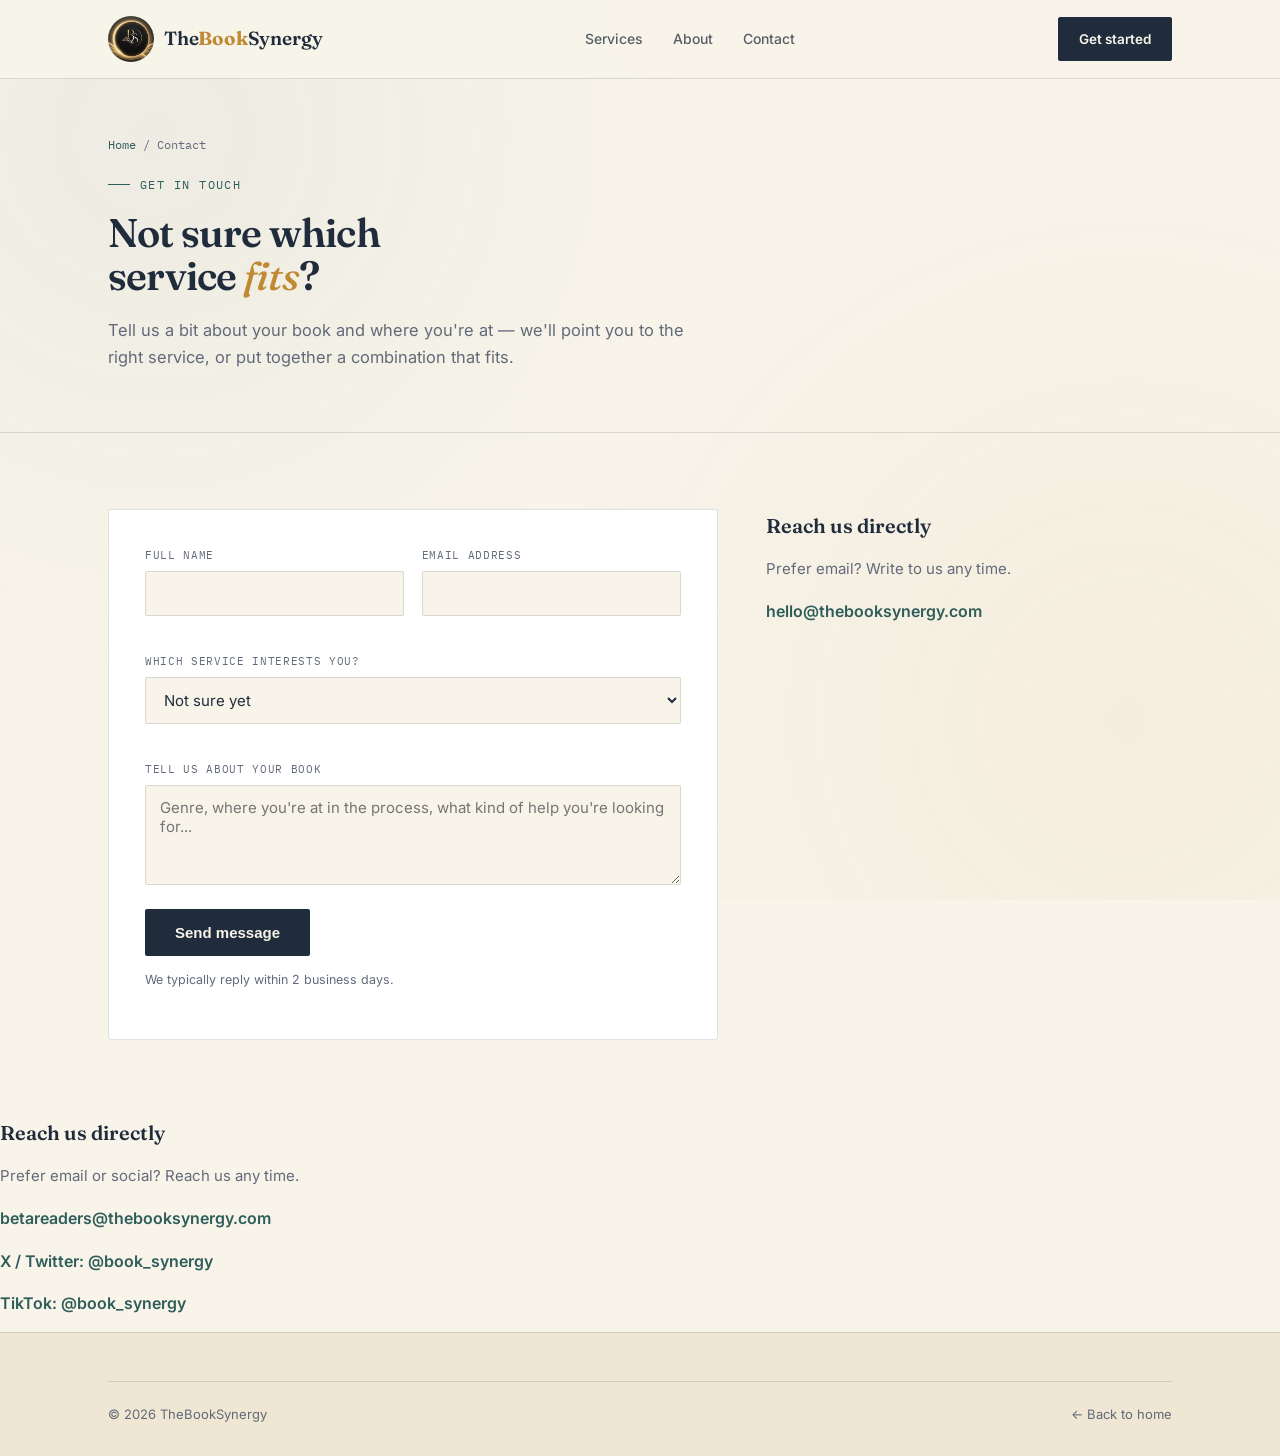
<file: contact.html>
<!DOCTYPE html>
<html lang="en">
<head>
<meta charset="UTF-8">
<meta name="viewport" content="width=device-width, initial-scale=1.0">
<title>Contact — TheBookSynergy</title>
<link rel="preconnect" href="https://fonts.googleapis.com">
<link href="https://fonts.googleapis.com/css2?family=Fraunces:opsz,wght@9..144,400;9..144,500;9..144,600;9..144,700&family=Inter:wght@400;500;600&family=IBM+Plex+Mono:wght@500&display=swap" rel="stylesheet">
<link rel="stylesheet" href="style.css">
</head>
<body>

<header class="site">
  <div class="nav">
    <a href="index.html" class="brand">
     <span class="brand-logo-wrap">
  <img src="logo-icon.png" alt="TheBookSynergy logo">
</span>
      <span class="brand-name">The<b>Book</b>Synergy</span>
    </a>
    <nav class="links">
      <div class="has-drop">
        <a href="index.html#services">Services</a>
        <div class="dropdown">
          <a href="services/beta-reading.html">Beta Reading</a>
          <a href="services/developmental-notes.html">Developmental Notes</a>
          <a href="services/author-support.html">Author Support</a>
          <a href="services/book-editing.html">Book Editing</a>
          <a href="services/book-promotion.html">Book Promotion</a>
          <a href="services/press-media.html">Press &amp; Media / Book Release</a>
        </div>
      </div>
      <a href="about.html">About</a>
      <a href="contact.html">Contact</a>
    </nav>
    <a href="contact.html" class="nav-cta">Get started</a>
  </div>
</header>

<section class="service-hero">
  <div class="wrap">
    <div class="breadcrumb"><a href="index.html">Home</a> / Contact</div>
    <div class="eyebrow">Get in touch</div>
    <h1>Not sure which<br>service <em>fits</em>?</h1>
    <p class="lead" style="max-width:600px;">Tell us a bit about your book and where you're at — we'll point you to the right service, or put together a combination that fits.</p>
  </div>
</section>

<section>
  <div class="wrap">
    <div class="form-grid" style="grid-template-columns:1.2fr 0.8fr; gap:48px; align-items:start;">
      <form class="form-card" action="https://formspree.io/f/YOUR_FORM_ID" method="POST">
        <div class="form-grid">
          <div class="field">
            <label for="name">Full name</label>
            <input type="text" id="name" name="name" required>
          </div>
          <div class="field">
            <label for="email">Email address</label>
            <input type="email" id="email" name="email" required>
          </div>
          <div class="field full">
            <label for="interest">Which service interests you?</label>
            <select id="interest" name="interest">
              <option>Not sure yet</option>
              <option>Beta Reading</option>
              <option>Developmental Notes</option>
              <option>Author Support</option>
              <option>Book Editing</option>
              <option>Book Promotion</option>
              <option>Press &amp; Media / Book Release</option>
              <option>A combination of services</option>
            </select>
          </div>
          <div class="field full">
            <label for="message">Tell us about your book</label>
            <textarea id="message" name="message" placeholder="Genre, where you're at in the process, what kind of help you're looking for..." required></textarea>
          </div>
        </div>
        <button type="submit" class="submit-btn">Send message</button>
        <p class="form-note">We typically reply within 2 business days.</p>
      </form>

      <div>
        <h3>Reach us directly</h3>
        <p style="color:var(--slate); font-size:15px;">Prefer email? Write to us any time.</p>
        <p style="margin-top:16px;"><a href="mailto:hello@thebooksynergy.com" style="font-weight:600; color:var(--teal); text-decoration:none;">hello@thebooksynergy.com</a></p>
      </div>
    </div>
  </div>
</section>
<h3>Reach us directly</h3>
<p style="color:var(--slate); font-size:15px;">Prefer email or social? Reach us any time.</p>
<p style="margin-top:16px;"><a href="mailto:betareaders@thebooksynergy.com" style="font-weight:600; color:var(--teal); text-decoration:none;">betareaders@thebooksynergy.com</a></p>
<p style="margin-top:10px;"><a href="https://x.com/book_synergy" target="_blank" rel="noopener" style="font-weight:600; color:var(--teal); text-decoration:none;">X / Twitter: @book_synergy</a></p>
<p style="margin-top:10px;"><a href="https://tiktok.com/@book_synergy" target="_blank" rel="noopener" style="font-weight:600; color:var(--teal); text-decoration:none;">TikTok: @book_synergy</a></p>
<footer class="site">
  <div class="wrap">
    <div class="footer-bottom">
      <span>© 2026 TheBookSynergy</span>
      <a href="index.html" style="text-decoration:none;">← Back to home</a>
    </div>
  </div>
</footer>

</body>
</html>
</file>
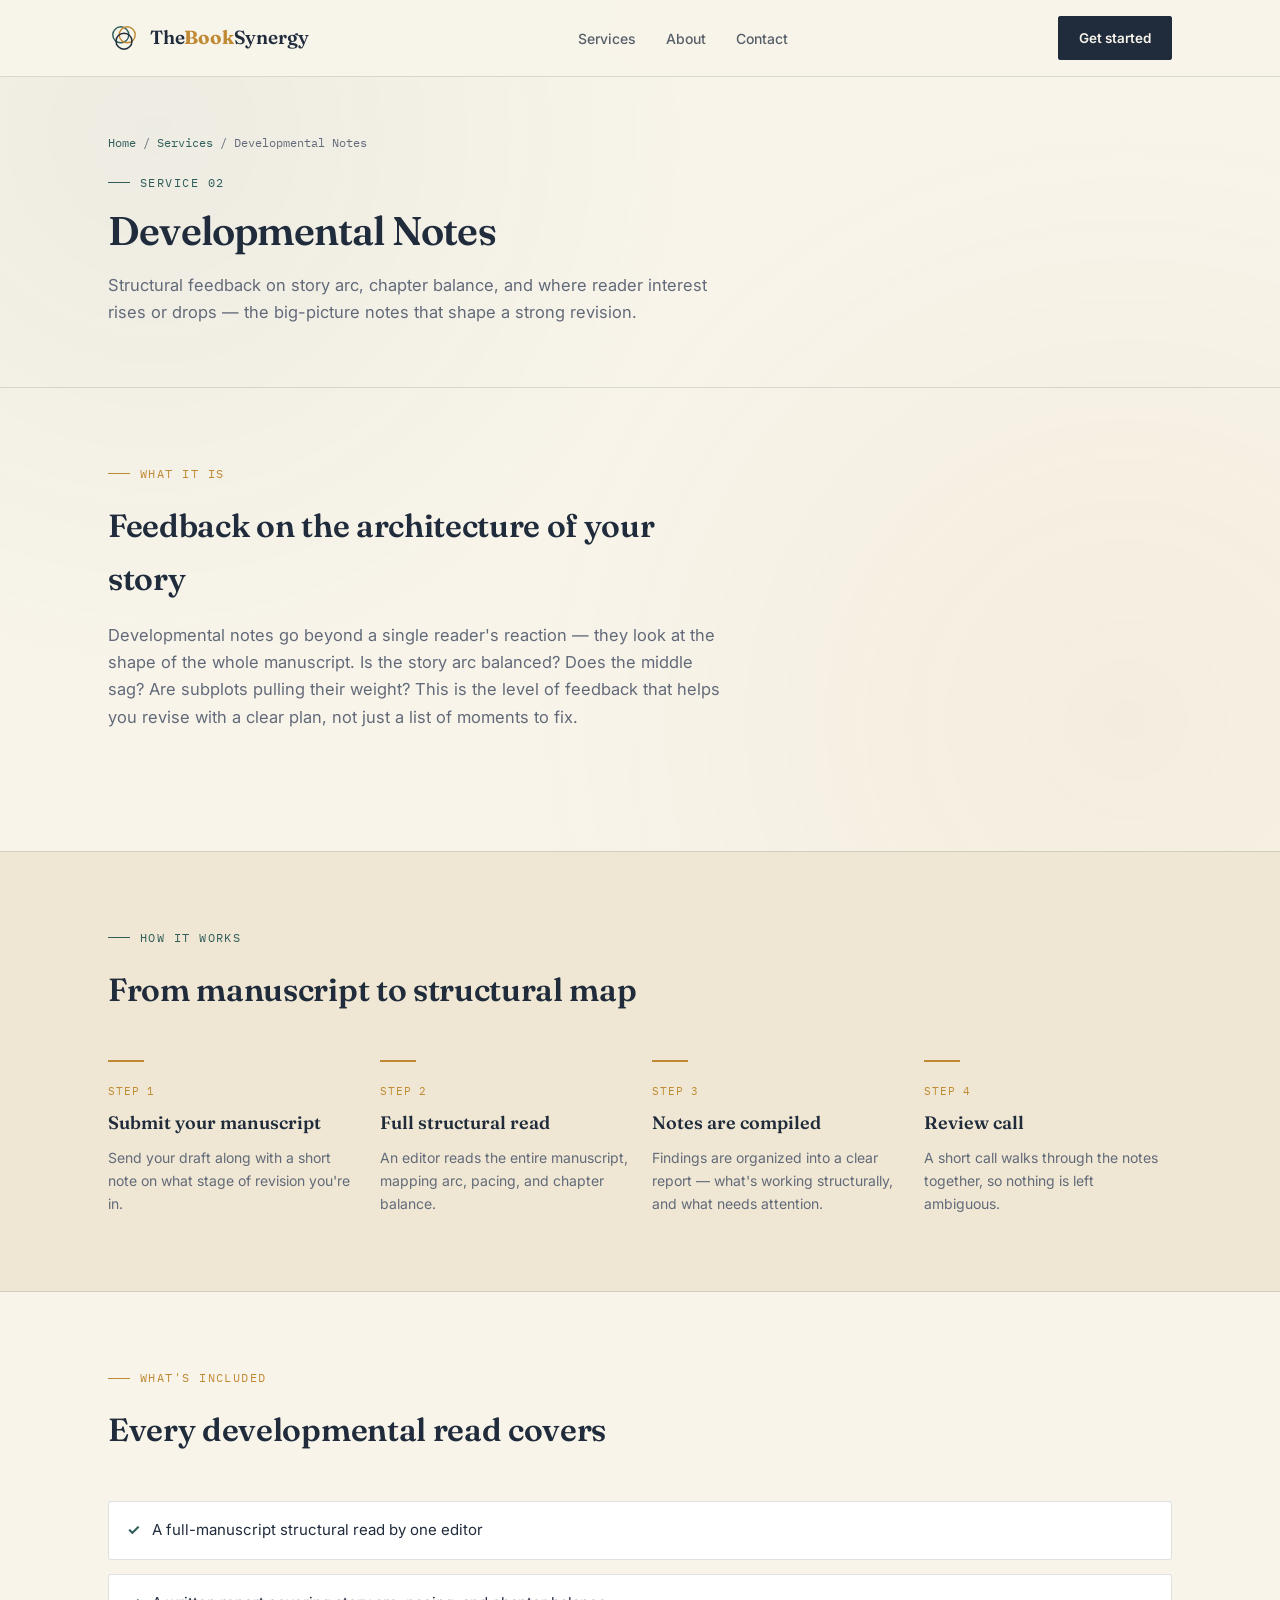
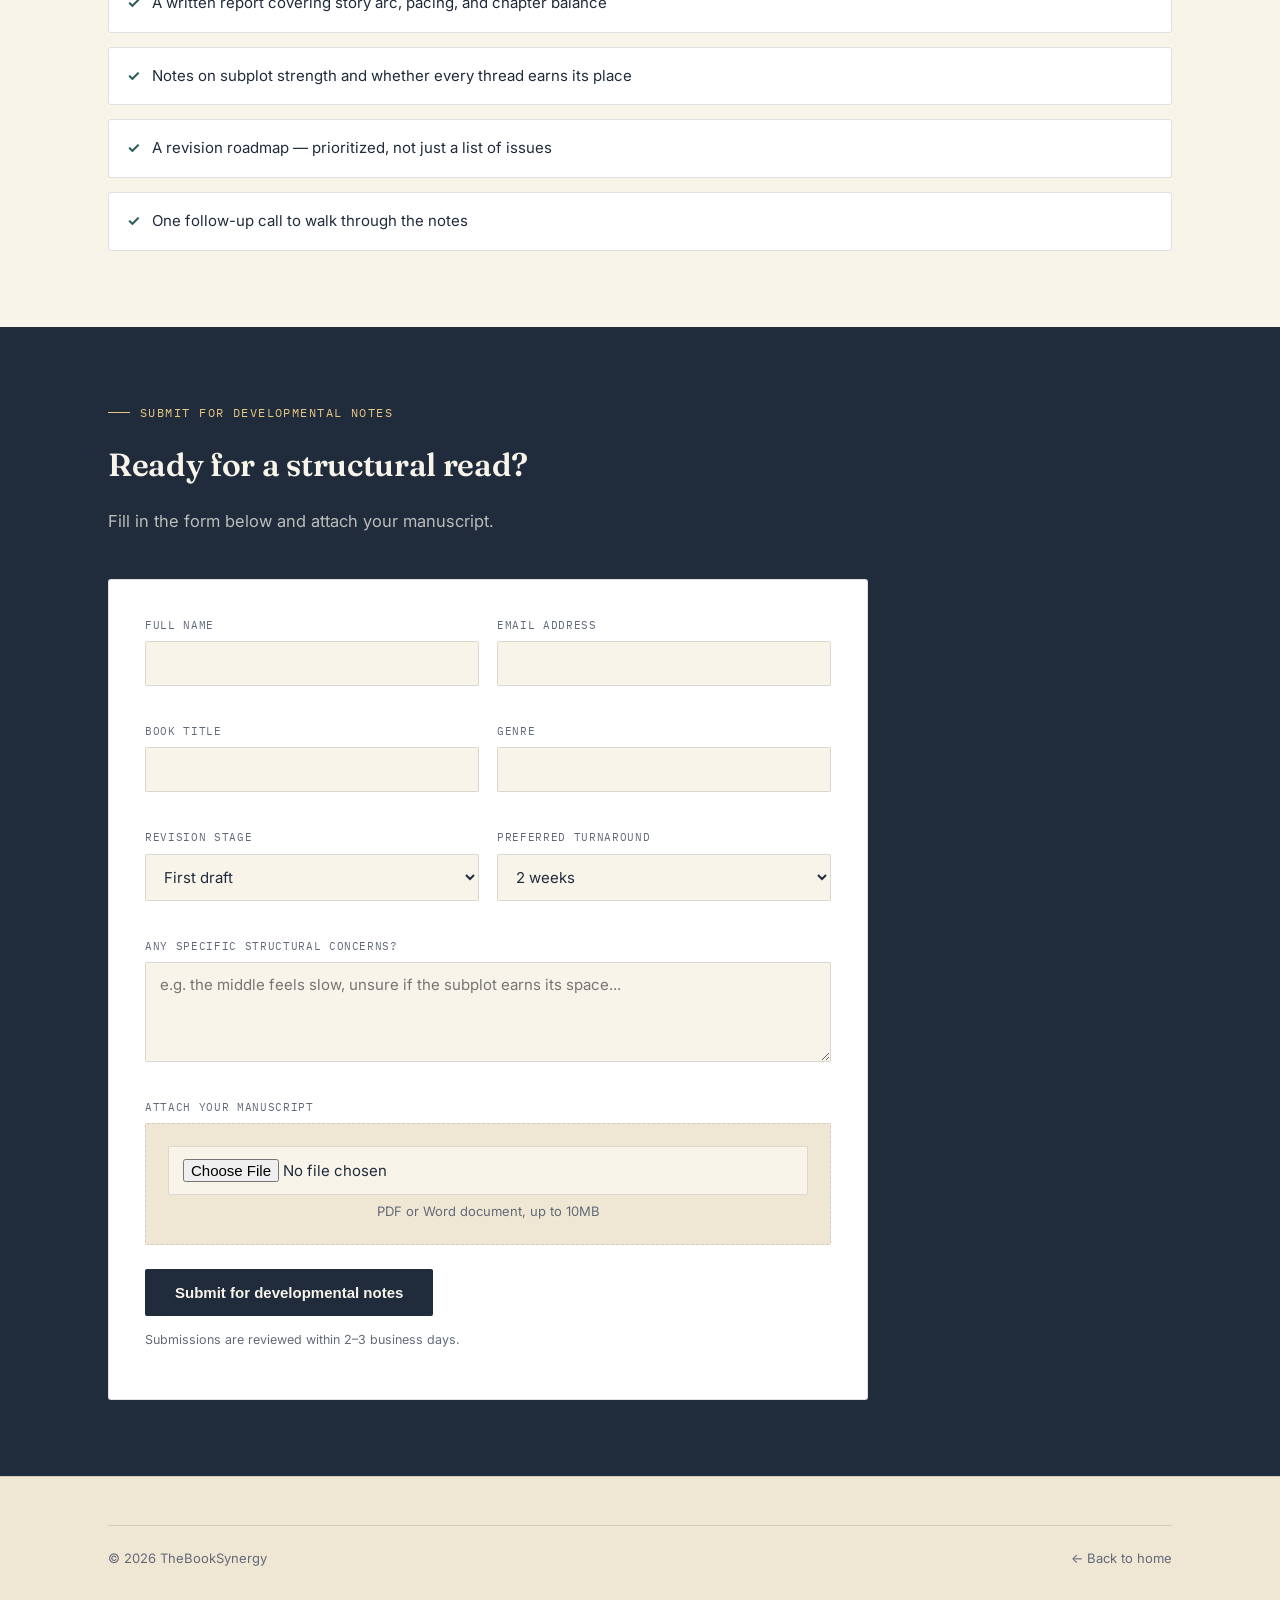
<file: developmental-notes.html>
<!DOCTYPE html>
<html lang="en">
<head>
<meta charset="UTF-8">
<meta name="viewport" content="width=device-width, initial-scale=1.0">
<title>Developmental Notes — TheBookSynergy</title>
<link rel="preconnect" href="https://fonts.googleapis.com">
<link href="https://fonts.googleapis.com/css2?family=Fraunces:opsz,wght@9..144,400;9..144,500;9..144,600;9..144,700&family=Inter:wght@400;500;600&family=IBM+Plex+Mono:wght@500&display=swap" rel="stylesheet">
<link rel="stylesheet" href="../style.css">
</head>
<body>

<header class="site">
  <div class="nav">
    <a href="../index.html" class="brand">
      <svg width="32" height="32" viewBox="0 0 40 40" fill="none" xmlns="http://www.w3.org/2000/svg">
        <circle cx="16" cy="16" r="10" stroke="#2F5D5A" stroke-width="1.8"/>
        <circle cx="24" cy="16" r="10" stroke="#C08A34" stroke-width="1.8"/>
        <circle cx="20" cy="24" r="10" stroke="#202C3C" stroke-width="1.8"/>
      </svg>
      <span class="brand-name">The<b>Book</b>Synergy</span>
    </a>
    <nav class="links">
      <div class="has-drop">
        <a href="../index.html#services">Services</a>
        <div class="dropdown">
          <a href="beta-reading.html">Beta Reading</a>
          <a href="developmental-notes.html">Developmental Notes</a>
          <a href="author-support.html">Author Support</a>
          <a href="book-editing.html">Book Editing</a>
          <a href="book-promotion.html">Book Promotion</a>
          <a href="press-media.html">Press &amp; Media / Book Release</a>
        </div>
      </div>
      <a href="../about.html">About</a>
      <a href="../contact.html">Contact</a>
    </nav>
    <a href="../contact.html" class="nav-cta">Get started</a>
  </div>
</header>

<section class="service-hero">
  <div class="wrap">
    <div class="breadcrumb"><a href="../index.html">Home</a> / <a href="../index.html#services">Services</a> / Developmental Notes</div>
    <div class="eyebrow">Service 02</div>
    <h1>Developmental Notes</h1>
    <p class="lead" style="max-width:600px;">Structural feedback on story arc, chapter balance, and where reader interest rises or drops — the big-picture notes that shape a strong revision.</p>
  </div>
</section>

<section>
  <div class="wrap">
    <div class="section-head">
      <div class="eyebrow amber">What it is</div>
      <h2>Feedback on the architecture of your story</h2>
      <p>Developmental notes go beyond a single reader's reaction — they look at the shape of the whole manuscript. Is the story arc balanced? Does the middle sag? Are subplots pulling their weight? This is the level of feedback that helps you revise with a clear plan, not just a list of moments to fix.</p>
    </div>
  </div>
</section>

<section class="alt">
  <div class="wrap">
    <div class="section-head">
      <div class="eyebrow">How it works</div>
      <h2>From manuscript to structural map</h2>
    </div>
    <div class="steps">
      <div class="step">
        <div class="tag">Step 1</div>
        <h4>Submit your manuscript</h4>
        <p>Send your draft along with a short note on what stage of revision you're in.</p>
      </div>
      <div class="step">
        <div class="tag">Step 2</div>
        <h4>Full structural read</h4>
        <p>An editor reads the entire manuscript, mapping arc, pacing, and chapter balance.</p>
      </div>
      <div class="step">
        <div class="tag">Step 3</div>
        <h4>Notes are compiled</h4>
        <p>Findings are organized into a clear report — what's working structurally, and what needs attention.</p>
      </div>
      <div class="step">
        <div class="tag">Step 4</div>
        <h4>Review call</h4>
        <p>A short call walks through the notes together, so nothing is left ambiguous.</p>
      </div>
    </div>
  </div>
</section>

<section>
  <div class="wrap">
    <div class="section-head">
      <div class="eyebrow amber">What's included</div>
      <h2>Every developmental read covers</h2>
    </div>
    <ul class="included-list">
      <li>A full-manuscript structural read by one editor</li>
      <li>A written report covering story arc, pacing, and chapter balance</li>
      <li>Notes on subplot strength and whether every thread earns its place</li>
      <li>A revision roadmap — prioritized, not just a list of issues</li>
      <li>One follow-up call to walk through the notes</li>
    </ul>
  </div>
</section>

<section class="dark" id="submit">
  <div class="wrap">
    <div class="section-head">
      <div class="eyebrow amber">Submit for developmental notes</div>
      <h2 style="color:var(--cream);">Ready for a structural read?</h2>
      <p>Fill in the form below and attach your manuscript.</p>
    </div>

    <form class="form-card" action="https://formspree.io/f/YOUR_FORM_ID" method="POST" enctype="multipart/form-data">
      <input type="hidden" name="service" value="Developmental Notes">
      <div class="form-grid">
        <div class="field">
          <label for="name">Full name</label>
          <input type="text" id="name" name="name" required>
        </div>
        <div class="field">
          <label for="email">Email address</label>
          <input type="email" id="email" name="email" required>
        </div>
        <div class="field">
          <label for="title">Book title</label>
          <input type="text" id="title" name="book_title" required>
        </div>
        <div class="field">
          <label for="genre">Genre</label>
          <input type="text" id="genre" name="genre" required>
        </div>
        <div class="field">
          <label for="stage">Revision stage</label>
          <select id="stage" name="stage">
            <option>First draft</option>
            <option>Second draft</option>
            <option>Polished draft, unsure what's missing</option>
          </select>
        </div>
        <div class="field">
          <label for="timeline">Preferred turnaround</label>
          <select id="timeline" name="timeline">
            <option>2 weeks</option>
            <option>3 weeks</option>
            <option>4+ weeks</option>
          </select>
        </div>
        <div class="field full">
          <label for="notes">Any specific structural concerns?</label>
          <textarea id="notes" name="notes" placeholder="e.g. the middle feels slow, unsure if the subplot earns its space..."></textarea>
        </div>
        <div class="field full">
          <label for="manuscript">Attach your manuscript</label>
          <div class="file-field">
            <input type="file" id="manuscript" name="manuscript" accept=".pdf,.doc,.docx" required>
            <span>PDF or Word document, up to 10MB</span>
          </div>
        </div>
      </div>
      <button type="submit" class="submit-btn">Submit for developmental notes</button>
      <p class="form-note">Submissions are reviewed within 2–3 business days.</p>
    </form>
  </div>
</section>

<footer class="site">
  <div class="wrap">
    <div class="footer-bottom">
      <span>© 2026 TheBookSynergy</span>
      <a href="../index.html" style="text-decoration:none;">← Back to home</a>
    </div>
  </div>
</footer>

</body>
</html>
</file>
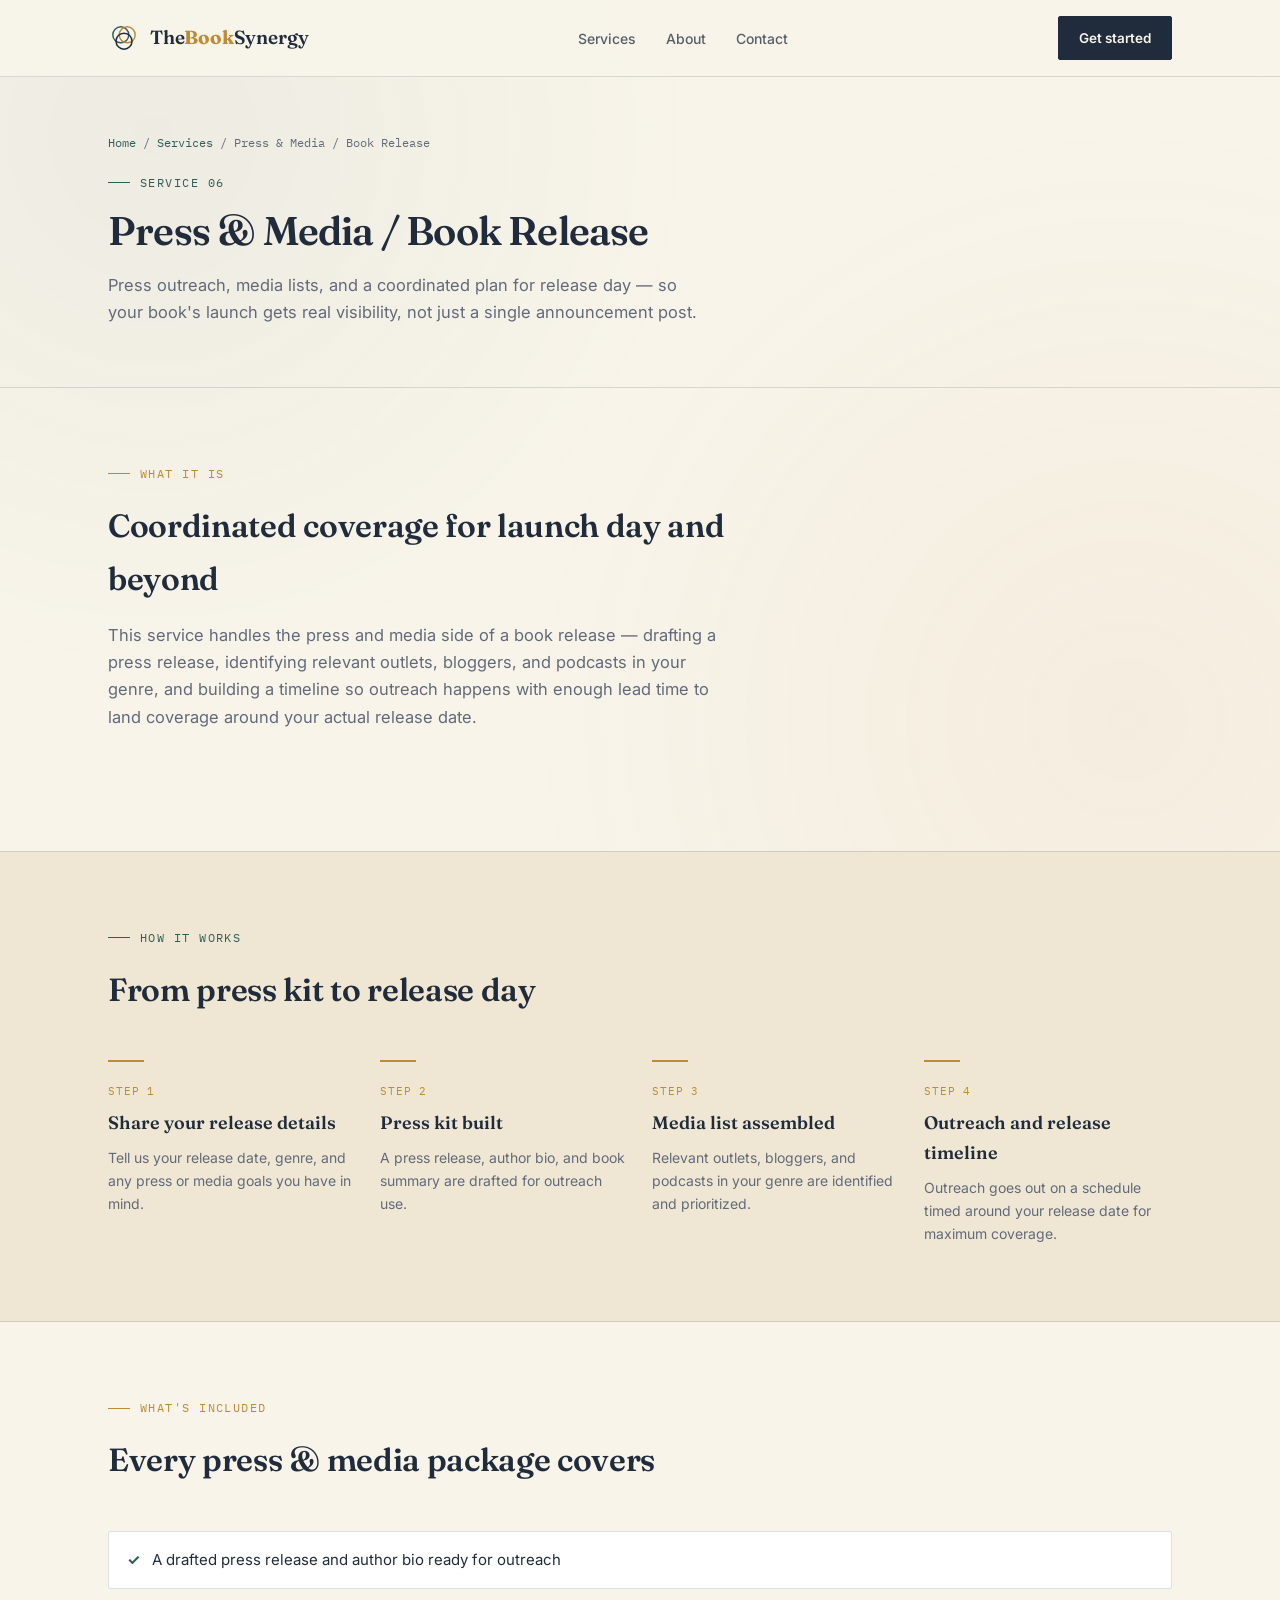
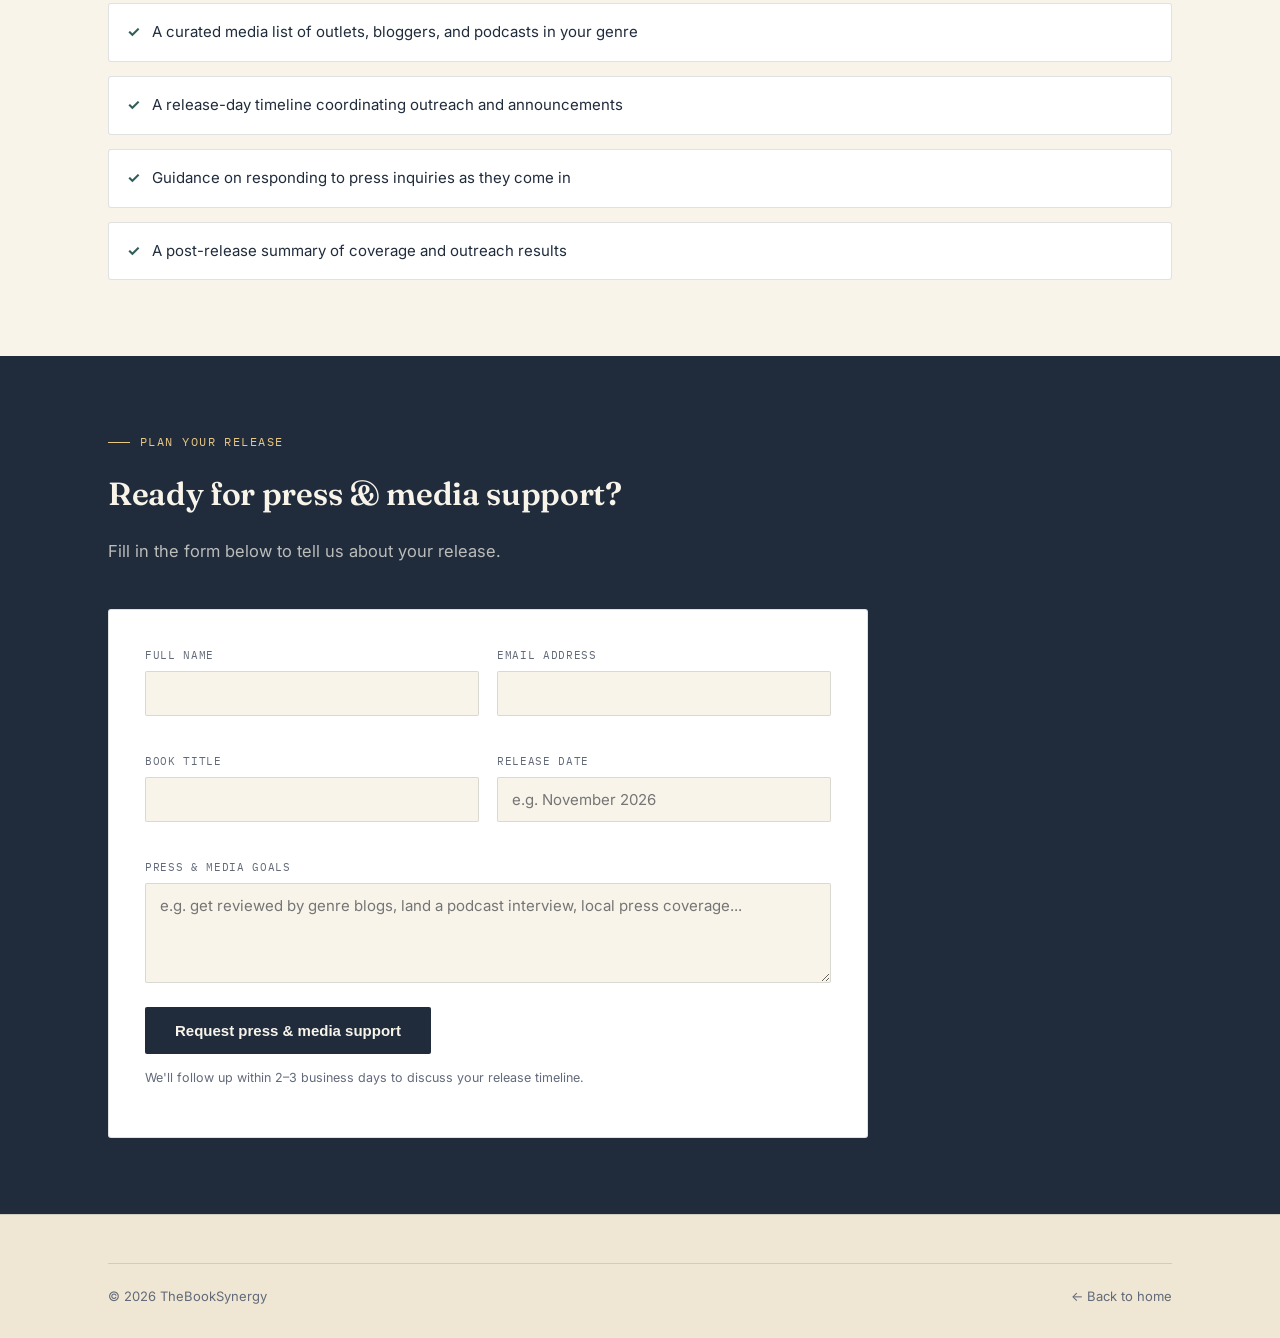
<file: press-media.html>
<!DOCTYPE html>
<html lang="en">
<head>
<meta charset="UTF-8">
<meta name="viewport" content="width=device-width, initial-scale=1.0">
<title>Press &amp; Media / Book Release — TheBookSynergy</title>
<link rel="preconnect" href="https://fonts.googleapis.com">
<link href="https://fonts.googleapis.com/css2?family=Fraunces:opsz,wght@9..144,400;9..144,500;9..144,600;9..144,700&family=Inter:wght@400;500;600&family=IBM+Plex+Mono:wght@500&display=swap" rel="stylesheet">
<link rel="stylesheet" href="../style.css">
</head>
<body>

<header class="site">
  <div class="nav">
    <a href="../index.html" class="brand">
      <svg width="32" height="32" viewBox="0 0 40 40" fill="none" xmlns="http://www.w3.org/2000/svg">
        <circle cx="16" cy="16" r="10" stroke="#2F5D5A" stroke-width="1.8"/>
        <circle cx="24" cy="16" r="10" stroke="#C08A34" stroke-width="1.8"/>
        <circle cx="20" cy="24" r="10" stroke="#202C3C" stroke-width="1.8"/>
      </svg>
      <span class="brand-name">The<b>Book</b>Synergy</span>
    </a>
    <nav class="links">
      <div class="has-drop">
        <a href="../index.html#services">Services</a>
        <div class="dropdown">
          <a href="beta-reading.html">Beta Reading</a>
          <a href="developmental-notes.html">Developmental Notes</a>
          <a href="author-support.html">Author Support</a>
          <a href="book-editing.html">Book Editing</a>
          <a href="book-promotion.html">Book Promotion</a>
          <a href="press-media.html">Press &amp; Media / Book Release</a>
        </div>
      </div>
      <a href="../about.html">About</a>
      <a href="../contact.html">Contact</a>
    </nav>
    <a href="../contact.html" class="nav-cta">Get started</a>
  </div>
</header>

<section class="service-hero">
  <div class="wrap">
    <div class="breadcrumb"><a href="../index.html">Home</a> / <a href="../index.html#services">Services</a> / Press &amp; Media / Book Release</div>
    <div class="eyebrow">Service 06</div>
    <h1>Press &amp; Media / Book Release</h1>
    <p class="lead" style="max-width:600px;">Press outreach, media lists, and a coordinated plan for release day — so your book's launch gets real visibility, not just a single announcement post.</p>
  </div>
</section>

<section>
  <div class="wrap">
    <div class="section-head">
      <div class="eyebrow amber">What it is</div>
      <h2>Coordinated coverage for launch day and beyond</h2>
      <p>This service handles the press and media side of a book release — drafting a press release, identifying relevant outlets, bloggers, and podcasts in your genre, and building a timeline so outreach happens with enough lead time to land coverage around your actual release date.</p>
    </div>
  </div>
</section>

<section class="alt">
  <div class="wrap">
    <div class="section-head">
      <div class="eyebrow">How it works</div>
      <h2>From press kit to release day</h2>
    </div>
    <div class="steps">
      <div class="step">
        <div class="tag">Step 1</div>
        <h4>Share your release details</h4>
        <p>Tell us your release date, genre, and any press or media goals you have in mind.</p>
      </div>
      <div class="step">
        <div class="tag">Step 2</div>
        <h4>Press kit built</h4>
        <p>A press release, author bio, and book summary are drafted for outreach use.</p>
      </div>
      <div class="step">
        <div class="tag">Step 3</div>
        <h4>Media list assembled</h4>
        <p>Relevant outlets, bloggers, and podcasts in your genre are identified and prioritized.</p>
      </div>
      <div class="step">
        <div class="tag">Step 4</div>
        <h4>Outreach and release timeline</h4>
        <p>Outreach goes out on a schedule timed around your release date for maximum coverage.</p>
      </div>
    </div>
  </div>
</section>

<section>
  <div class="wrap">
    <div class="section-head">
      <div class="eyebrow amber">What's included</div>
      <h2>Every press &amp; media package covers</h2>
    </div>
    <ul class="included-list">
      <li>A drafted press release and author bio ready for outreach</li>
      <li>A curated media list of outlets, bloggers, and podcasts in your genre</li>
      <li>A release-day timeline coordinating outreach and announcements</li>
      <li>Guidance on responding to press inquiries as they come in</li>
      <li>A post-release summary of coverage and outreach results</li>
    </ul>
  </div>
</section>

<section class="dark" id="submit">
  <div class="wrap">
    <div class="section-head">
      <div class="eyebrow amber">Plan your release</div>
      <h2 style="color:var(--cream);">Ready for press &amp; media support?</h2>
      <p>Fill in the form below to tell us about your release.</p>
    </div>

    <form class="form-card" action="https://formspree.io/f/YOUR_FORM_ID" method="POST" enctype="multipart/form-data">
      <input type="hidden" name="service" value="Press & Media / Book Release">
      <div class="form-grid">
        <div class="field">
          <label for="name">Full name</label>
          <input type="text" id="name" name="name" required>
        </div>
        <div class="field">
          <label for="email">Email address</label>
          <input type="email" id="email" name="email" required>
        </div>
        <div class="field">
          <label for="title">Book title</label>
          <input type="text" id="title" name="book_title" required>
        </div>
        <div class="field">
          <label for="release">Release date</label>
          <input type="text" id="release" name="release_date" placeholder="e.g. November 2026">
        </div>
        <div class="field full">
          <label for="goals">Press &amp; media goals</label>
          <textarea id="goals" name="goals" placeholder="e.g. get reviewed by genre blogs, land a podcast interview, local press coverage..."></textarea>
        </div>
      </div>
      <button type="submit" class="submit-btn">Request press &amp; media support</button>
      <p class="form-note">We'll follow up within 2–3 business days to discuss your release timeline.</p>
    </form>
  </div>
</section>

<footer class="site">
  <div class="wrap">
    <div class="footer-bottom">
      <span>© 2026 TheBookSynergy</span>
      <a href="../index.html" style="text-decoration:none;">← Back to home</a>
    </div>
  </div>
</footer>

</body>
</html>
</file>
<file: style.css>
/* ============================================================
   TheBookSynergy — shared stylesheet
   Palette: cream paper, deep ink navy, collaborative teal, warm amber
   Signature motif: three interlocking rings (Author / Reader / Editor)
   ============================================================ */

:root{
  --cream: #F8F4EA;
  --cream-2: #EFE7D3;
  --ink: #202C3C;
  --ink-2: #2C3C52;
  --teal: #2F5D5A;
  --teal-soft: #DCE8E4;
  --amber: #C08A34;
  --amber-soft: #E7C784;
  --slate: #626A7A;
  --line: rgba(32,44,60,0.14);
  --white: #FFFFFF;
}

*{box-sizing:border-box;}
html{scroll-behavior:smooth;}
body{
  margin:0;
  background:var(--cream);
  color:var(--ink);
  font-family:'Inter', sans-serif;
  line-height:1.65;
  -webkit-font-smoothing:antialiased;
}
a{color:inherit;}
img{max-width:100%; display:block;}
.wrap{max-width:1120px; margin:0 auto; padding:0 28px;}

body::before{
  content:"";
  position:fixed; inset:0; z-index:-1;
  background:
    radial-gradient(circle at 12% 15%, rgba(47,93,90,0.05), transparent 40%),
    radial-gradient(circle at 88% 80%, rgba(192,138,52,0.06), transparent 45%);
}

/* ---------- NAV ---------- */
header.site{
  position:sticky; top:0; z-index:80;
  background:rgba(248,244,234,0.9);
  backdrop-filter:blur(8px);
  border-bottom:1px solid var(--line);
}
.nav{
  display:flex; align-items:center; justify-content:space-between;
  padding:16px 28px; max-width:1120px; margin:0 auto;
}
.brand{display:flex; align-items:center; gap:10px; text-decoration:none;}
.brand-name{font-family:'Fraunces', serif; font-weight:600; font-size:19px; letter-spacing:-0.01em; color:var(--ink);}
.brand-name b{color:var(--amber);}
nav.links{display:flex; gap:30px; font-size:14px; font-weight:500; align-items:center;}
nav.links a{text-decoration:none; opacity:0.75; transition:opacity .2s;}
nav.links a:hover{opacity:1;}
.has-drop{position:relative;}
.dropdown{
  position:absolute; top:100%; left:50%; transform:translateX(-50%);
  background:var(--white); border:1px solid var(--line); border-radius:4px;
  box-shadow:0 20px 40px -20px rgba(32,44,60,0.25);
  padding:10px; min-width:220px; margin-top:14px;
  opacity:0; visibility:hidden; transition:opacity .18s, transform .18s;
}
.has-drop:hover .dropdown{opacity:1; visibility:visible; transform:translateX(-50%) translateY(0);}
.dropdown a{display:block; padding:9px 12px; border-radius:3px; font-size:13.5px; opacity:0.85; text-decoration:none;}
.dropdown a:hover{background:var(--cream-2); opacity:1;}
.nav-cta{
  background:var(--ink); color:var(--cream); padding:10px 20px; border-radius:2px;
  font-size:13.5px; font-weight:600; text-decoration:none;
  border:1px solid var(--ink); transition:background .2s;
}
.nav-cta:hover{background:var(--ink-2);}

/* ---------- shared section basics ---------- */
section{padding:76px 0;}
.section-head{max-width:620px; margin:0 0 44px;}
.eyebrow{
  font-family:'IBM Plex Mono', monospace; font-size:12px; letter-spacing:0.12em;
  text-transform:uppercase; color:var(--teal); margin-bottom:16px; display:flex; gap:10px; align-items:center;
}
.eyebrow::before{content:""; width:22px; height:1px; background:var(--teal);}
.eyebrow.amber{color:var(--amber);}
.eyebrow.amber::before{background:var(--amber);}
h1{font-family:'Fraunces', serif; font-weight:600; font-size:48px; line-height:1.08; letter-spacing:-0.02em; margin:0 0 20px;}
h1 em{font-style:italic; color:var(--amber); font-weight:500;}
h2{font-family:'Fraunces', serif; font-size:32px; font-weight:600; letter-spacing:-0.01em; margin:0 0 14px;}
h3{font-family:'Fraunces', serif; font-size:20px; font-weight:600; margin:0 0 8px;}
.section-head p, p.lead{color:var(--slate); font-size:16.5px;}

.btn-primary{
  background:var(--ink); color:var(--cream); padding:14px 26px; border-radius:2px;
  text-decoration:none; font-weight:600; font-size:14.5px; display:inline-block;
  border:1px solid var(--ink); transition:transform .15s, background .2s;
}
.btn-primary:hover{background:var(--ink-2); transform:translateY(-1px);}
.btn-secondary{
  padding:14px 22px; border-radius:2px; text-decoration:none; font-weight:600; font-size:14.5px;
  color:var(--ink); border:1px solid var(--line); display:inline-block; transition:border-color .2s;
}
.btn-secondary:hover{border-color:var(--ink);}

/* ---------- HERO (home) ---------- */
.hero{padding:80px 0 60px;}
.hero .wrap{display:grid; grid-template-columns:1.05fr 0.95fr; gap:56px; align-items:center;}
.hero-actions{display:flex; gap:16px; flex-wrap:wrap; margin-top:30px;}

/* reading illustration */
.illustration{position:relative; width:100%; max-width:440px; margin:0 auto;}
.illustration svg{width:100%; height:auto;}

/* synergy rings badge */
.rings-badge{
  position:absolute; bottom:-18px; left:-18px;
  background:var(--white); border:1px solid var(--line); border-radius:50%;
  width:92px; height:92px; display:flex; align-items:center; justify-content:center;
  box-shadow:0 16px 32px -16px rgba(32,44,60,0.3);
}

/* ---------- SERVICES GRID (home) ---------- */
.services-grid{display:grid; grid-template-columns:repeat(3, 1fr); gap:1px; background:var(--line); border:1px solid var(--line);}
.service-card{background:var(--cream); padding:32px 26px; text-decoration:none; color:var(--ink); transition:background .2s;}
.service-card:hover{background:var(--white);}
.service-card .tag{font-family:'IBM Plex Mono', monospace; font-size:11px; color:var(--amber); letter-spacing:0.06em; text-transform:uppercase; display:block; margin-bottom:14px;}
.service-card h3{margin-bottom:8px;}
.service-card p{font-size:14px; color:var(--slate); margin:0 0 14px;}
.service-card .go{font-size:13px; font-weight:600; color:var(--teal);}

/* ---------- process/how it works (shared) ---------- */
.steps{display:grid; grid-template-columns:repeat(4,1fr); gap:24px;}
.step{position:relative; padding-top:22px;}
.step::before{content:""; position:absolute; top:0; left:0; width:36px; height:1.5px; background:var(--amber);}
.step .tag{font-family:'IBM Plex Mono', monospace; font-size:11px; color:var(--amber); letter-spacing:0.08em; text-transform:uppercase;}
.step h4{font-family:'Fraunces', serif; font-size:18px; margin:8px 0 8px; font-weight:600;}
.step p{font-size:14px; color:var(--slate); margin:0;}

/* ---------- alt background sections ---------- */
.alt{background:var(--cream-2); border-top:1px solid var(--line); border-bottom:1px solid var(--line);}
.dark{background:var(--ink); color:var(--cream);}
.dark .section-head p{color:rgba(248,244,234,0.72);}
.dark .eyebrow{color:var(--amber-soft);}
.dark .eyebrow::before{background:var(--amber-soft);}

/* ---------- testimonials ---------- */
.testimonial-grid{display:grid; grid-template-columns:repeat(3,1fr); gap:24px;}
.testimonial{background:var(--white); border:1px solid var(--line); border-radius:3px; padding:26px;}
.testimonial p.quote{font-family:'Fraunces', serif; font-style:italic; font-size:17px; line-height:1.5; margin:0 0 16px; color:var(--ink);}
.testimonial .who{font-size:13px; color:var(--slate); font-weight:600;}

/* ---------- service detail pages ---------- */
.breadcrumb{font-family:'IBM Plex Mono', monospace; font-size:12px; color:var(--slate); margin-bottom:20px;}
.breadcrumb a{color:var(--teal); text-decoration:none;}
.service-hero{padding:56px 0 44px; border-bottom:1px solid var(--line);}
.service-hero h1{font-size:40px;}
.included-list{list-style:none; padding:0; margin:0; display:grid; gap:14px;}
.included-list li{
  display:flex; gap:12px; align-items:flex-start; font-size:15px; color:var(--ink);
  padding:16px 18px; background:var(--white); border:1px solid var(--line); border-radius:3px;
}
.included-list li::before{content:"✓"; color:var(--teal); font-weight:700; flex-shrink:0;}

/* ---------- forms ---------- */
.form-card{
  background:var(--white); border:1px solid var(--line); border-radius:3px; padding:36px; max-width:760px;
}
.form-grid{display:grid; grid-template-columns:1fr 1fr; gap:18px;}
.field{margin-bottom:18px; display:flex; flex-direction:column; gap:7px;}
.field.full{grid-column:1 / -1;}
label{font-family:'IBM Plex Mono', monospace; font-size:11px; letter-spacing:0.06em; text-transform:uppercase; color:var(--slate);}
input, select, textarea{
  font-family:'Inter', sans-serif; font-size:15px; padding:12px 14px; border:1px solid var(--line);
  border-radius:2px; background:var(--cream); color:var(--ink); width:100%;
}
input:focus, select:focus, textarea:focus{outline:2px solid var(--amber-soft); outline-offset:1px; border-color:var(--amber);}
textarea{resize:vertical; min-height:100px;}
.file-field{border:1.5px dashed var(--line); border-radius:2px; padding:22px; text-align:center; background:var(--cream-2);}
.file-field span{display:block; font-size:13px; color:var(--slate); margin-top:6px;}
.submit-btn{
  background:var(--ink); color:var(--cream); border:none; padding:15px 30px; border-radius:2px;
  font-weight:600; font-size:15px; cursor:pointer; margin-top:6px; transition:background .2s;
}
.submit-btn:hover{background:var(--ink-2);}
.form-note{font-size:12.5px; color:var(--slate); margin-top:14px;}

/* ---------- footer ---------- */
footer.site{padding:48px 0 30px; border-top:1px solid var(--line); background:var(--cream-2);}
.footer-grid{display:grid; grid-template-columns:1.4fr 1fr 1fr 1fr; gap:32px; margin-bottom:34px;}
.footer-brand p{font-size:13.5px; color:var(--slate); max-width:260px; margin-top:12px;}
.footer-col h4{font-family:'IBM Plex Mono', monospace; font-size:12px; letter-spacing:0.06em; text-transform:uppercase; color:var(--slate); margin:0 0 14px;}
.footer-col a{display:block; font-size:14px; text-decoration:none; opacity:0.85; margin-bottom:10px;}
.footer-col a:hover{opacity:1;}
.footer-bottom{display:flex; justify-content:space-between; flex-wrap:wrap; gap:12px; font-size:13px; color:var(--slate); border-top:1px solid var(--line); padding-top:22px;}

/* ---------- about page ---------- */
.about-grid{display:grid; grid-template-columns:1fr 1fr; gap:56px; align-items:start;}
.value-list{list-style:none; padding:0; margin:0; display:grid; gap:20px;}
.value-list li{padding-left:20px; border-left:2px solid var(--amber); font-size:15px; color:var(--ink);}
.value-list li b{font-family:'Fraunces', serif; display:block; font-size:16px; margin-bottom:4px;}

@media (max-width: 900px){
  .hero .wrap, .about-grid{grid-template-columns:1fr;}
  h1{font-size:36px;}
  .services-grid, .testimonial-grid{grid-template-columns:1fr;}
  .steps{grid-template-columns:1fr 1fr;}
  .form-grid{grid-template-columns:1fr;}
  .footer-grid{grid-template-columns:1fr 1fr;}
  nav.links{display:none;}
}
.brand-logo-wrap{position:relative; width:46px; height:46px; display:flex; align-items:center; justify-content:center; flex-shrink:0;}
.brand-logo-wrap img{width:100%; height:100%; border-radius:50%; object-fit:cover; animation:spin-logo 8s linear infinite;}
@keyframes spin-logo{ to{ transform:rotate(360deg); } }
footer .brand-logo-wrap{width:36px; height:36px;}
</file>
